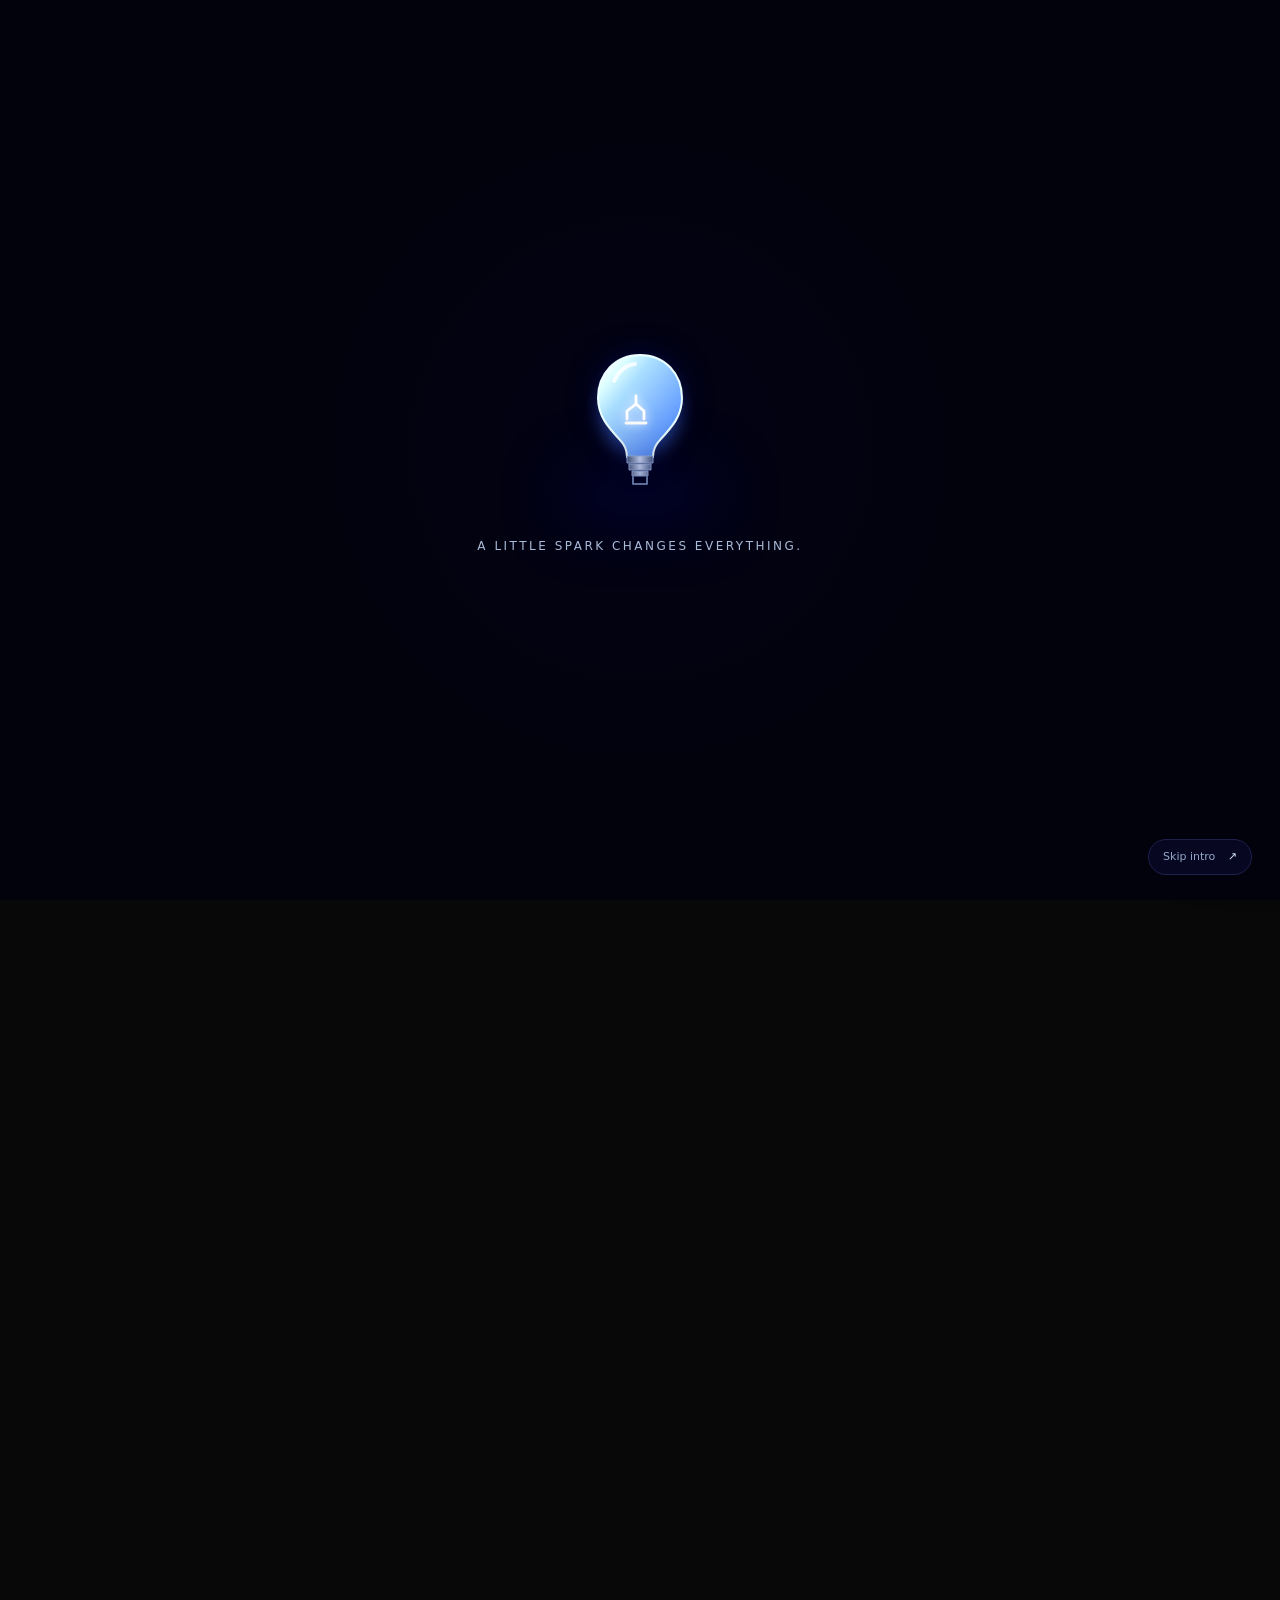
<file: index.html>
<!doctype html>
<html lang="en">

<head>

  <meta charset="utf-8">

  <meta
    name="viewport"
    content="width=device-width, initial-scale=1"
  >

  <meta
    name="theme-color"
    content="#05070d"
  >

  <title>
    cktsage — Ideas into circuits
  </title>

  <link
    rel="stylesheet"
    href="styles.css"
  >


  <style>
    @view-transition { navigation: auto; }
    ::view-transition-old(root), ::view-transition-new(root) {
      animation-duration: 240ms;
      animation-timing-function: cubic-bezier(.22, 1, .36, 1);
    }
  </style>
</head>


<body class="intro-loading">


  <!-- =====================================================
       PUBLIC HOMEPAGE
       No login is required to view index.html.

       Protected destinations such as Chat are handled
       below and by their own page logic.
  ====================================================== -->


  <div class="ambient ambient-one"></div>
  <div class="ambient ambient-two"></div>
  <div class="grain"></div>


  <!-- =====================================================
       INTRO
  ====================================================== -->

  <div
    class="intro"
    id="intro"
    aria-label="CKTSage intro animation"
  >

    <div
      class="intro-bulb"
      id="intro-bulb"
    >

      <svg
        viewBox="0 0 120 160"
        role="img"
        aria-label="Light bulb"
      >

        <defs>

          <linearGradient
            id="glass"
            x1="0"
            y1="0"
            x2="1"
            y2="1"
          >

            <stop
              offset="0"
              stop-color="#eaf4ff"
            />

            <stop
              offset=".34"
              stop-color="#8fbaff"
            />

            <stop
              offset="1"
              stop-color="#3264b9"
            />

          </linearGradient>


          <linearGradient
            id="base"
            x1="0"
            y1="0"
            x2="1"
            y2="0"
          >

            <stop
              offset="0"
              stop-color="#4a5c7b"
            />

            <stop
              offset=".5"
              stop-color="#d8e6ff"
            />

            <stop
              offset="1"
              stop-color="#4c6287"
            />

          </linearGradient>


          <filter
            id="bulbGlow"
            x="-150%"
            y="-150%"
            width="400%"
            height="400%"
          >

            <feGaussianBlur
              stdDeviation="9"
            />

          </filter>

        </defs>


        <ellipse
          class="bulb-halo"
          cx="60"
          cy="65"
          rx="37"
          ry="42"
          fill="#4d8fff"
          opacity=".7"
          filter="url(#bulbGlow)"
        />


        <path
          class="bulb-glass"
          d="M60 10C35 10 18 29 18 53c0 18 10 29 22 42 5 5 7 10 7 17h26c0-7 2-12 7-17 12-13 22-24 22-42C102 29 85 10 60 10Z"
          fill="url(#glass)"
          stroke="#c6dcff"
          stroke-width="2"
        />


        <path
          class="bulb-reflection"
          d="M34 36c5-11 13-16 21-17"
          fill="none"
          stroke="#fff"
          stroke-width="4"
          stroke-linecap="round"
          opacity=".8"
        />


        <path
          class="bulb-filament"
          d="M47 74v-8l9-7 8 7v8m-8-15v-8m-10 27h20"
          fill="none"
          stroke="#e8f4ff"
          stroke-width="2.8"
          stroke-linecap="round"
          stroke-linejoin="round"
        />


        <path
          d="M47 111h26v7H47zm2 8h22v6H49zm3 7h16v5H52z"
          fill="url(#base)"
          stroke="#9fb9df"
          stroke-width="1"
        />


        <path
          d="M53 132v7m14-7v7m-14 0h14"
          stroke="#8095b5"
          stroke-width="2"
          stroke-linecap="round"
        />

      </svg>


      <div class="bulb-floor-glow"></div>

    </div>


    <p
      class="intro-label"
      id="intro-label"
    >
      A little spark changes everything.
    </p>


    <button
      class="skip-intro"
      id="skip-intro"
      type="button"
    >

      Skip intro

      <span>↗</span>

    </button>

  </div>


  <!-- =====================================================
       HEADER
  ====================================================== -->

  <header class="site-header reveal">


    <a
      class="brand"
      href="index.html"
      aria-label="cktsage home"
    >

      <span class="brand-mark">
        ϟ
      </span>

      cktsage

    </a>


    <nav>

      <a href="#circuit-lab">
        Workbench
      </a>


      <!--
        Protected Chat link.

        script.js checks whether cktsage-auth exists.
      -->

      <a
        href="chat.html"
        data-protected-chat
      >
        Chat
      </a>


      <a href="#features">
        Explore
      </a>


      <a href="#about">
        About
      </a>

    </nav>


    <div class="header-actions">


      <!--
        Logged in:
          Account -> profile.html

        Logged out:
          Sign in -> login.html
      -->

      <a
        class="login-link user-profile-link"
        id="user-profile-link"
        href="login.html"
      >

        <span
          class="user-profile-icon"
          id="user-profile-icon"
        >
          ◉
        </span>

        <span id="user-profile-name">
          Sign in
        </span>

      </a>


      <a
        class="header-cta"
        href="#ask"
      >

        Start exploring

        <span>↗</span>

      </a>


    </div>

  </header>


  <!-- =====================================================
       MAIN
  ====================================================== -->

  <main>


    <!-- ===================================================
         HERO
    ==================================================== -->

    <section
      class="hero reveal"
      id="about"
    >

      <div class="hero-copy">


        <div class="eyebrow">

          <span class="eyebrow-line"></span>

          YOUR ELECTRONICS WORKBENCH

        </div>


        <h1>

          Every great idea

          <br>

          starts with

          <span>
            a spark.
          </span>

        </h1>


        <p class="hero-description">

          Make sense of circuits,
          understand components,
          and bring your next electronics
          idea to life — one clear step at a time.

        </p>


        <div class="hero-actions">

          <a
            class="primary-button"
            href="#ask"
          >

            Explore CKTSage

            <span>↗</span>

          </a>


          <a
            class="text-button"
            href="#circuit-lab"
          >

            See the workbench

            <span>↓</span>

          </a>

        </div>


        <div class="hero-note">

          <span class="pulse-dot"></span>

          For students, makers,
          and curious minds

        </div>

      </div>


      <div
        class="hero-art"
        aria-label="Decorative floating electronic components"
      >

        <div class="art-orbit orbit-large"></div>
        <div class="art-orbit orbit-small"></div>


        <div
          class="breadboard-3d"
          aria-hidden="true"
        >

          <div class="board-rail rail-positive"></div>

          <div class="board-rail rail-negative"></div>

          <div class="board-rail rail-positive rail-bottom-positive"></div>

          <div class="board-rail rail-negative rail-bottom-negative"></div>


          <div class="board-holes holes-top"></div>

          <div class="board-holes holes-bottom"></div>


          <div class="board-groove"></div>


          <svg
            class="breadboard-wiring"
            viewBox="0 0 244 170"
            aria-hidden="true"
          >

            <path
              class="wire-red"
              d="M43 66 V57 H70 V73 H81"
            />

            <path
              class="wire-metal"
              d="M119 73 H133 V65 H145"
            />

            <path
              class="wire-blue"
              d="M153 65 V88 H69 V83 H43"
            />

          </svg>


          <div
            class="mini-battery"
            aria-label="Battery"
          >

            <span>+</span>

            <i></i>

            <b>−</b>

          </div>


          <div class="mini-resistor">

            <i></i>
            <i></i>
            <i></i>
            <i></i>

          </div>


          <div class="mini-led">

            <i></i>

          </div>

        </div>


        <div class="art-trace trace-one"></div>
        <div class="art-trace trace-two"></div>
        <div class="art-trace trace-three"></div>


        <div
          class="floating-part part-resistor"
          aria-hidden="true"
        >

          <span class="lead"></span>

          <span class="res-body">

            <i></i>
            <i></i>
            <i></i>
            <i></i>

          </span>

          <span class="lead"></span>

        </div>


        <div
          class="floating-part part-cap"
          aria-hidden="true"
        >

          <span class="cap-top"></span>

          <span class="cap-can">

            220

            <span>µF</span>

          </span>

          <span class="cap-pin"></span>

        </div>


        <div
          class="floating-part part-chip"
          aria-hidden="true"
        >

          <span>IC</span>

          <i></i>
          <i></i>
          <i></i>
          <i></i>

        </div>


        <div class="art-caption">

          <span class="caption-dot"></span>

          THINK · BUILD · DISCOVER

        </div>


        <div class="glass-float-label">

          <span class="caption-dot"></span>

          BREADBOARD LAB

          <b>LIVE</b>

        </div>

      </div>

    </section>


    <!-- ===================================================
         ASK
    ==================================================== -->

    <section
      class="ask-section reveal"
      id="ask"
    >

      <div class="section-glint"></div>


      <div class="ask-heading">

        <div>

          <div class="eyebrow">
            START WITH A QUESTION
          </div>

          <h2>
            What are you curious about?
          </h2>

        </div>


        <p>
          Describe a circuit,
          a component,
          or a problem you want to solve.
        </p>

      </div>


      <form
        class="ask-box"
        id="ask-form"
      >

        <span class="ask-icon">
          ϟ
        </span>


        <input
          id="ask-input"
          type="text"
          placeholder="Ask about an LED, resistor, circuit fault…"
          aria-label="Your electronics question"
        >


        <button type="submit">

          Ask CKTSage

          <span>↗</span>

        </button>

      </form>


      <div class="suggestions">

        <button
          type="button"
          data-question="Why is my LED not lighting up?"
        >
          LED not lighting up
        </button>


        <button
          type="button"
          data-question="Help me calculate a resistor value for an LED."
        >
          Calculate a resistor
        </button>


        <button
          type="button"
          data-question="Explain this circuit step by step."
        >
          Explain a circuit
        </button>


        <button
          type="button"
          data-question="Help me understand a transistor datasheet."
        >
          Read a datasheet
        </button>

      </div>

    </section>


    <!-- ===================================================
         WORKBENCH
    ==================================================== -->

    <section
      class="workbench reveal"
      id="workbench"
    >

      <div class="section-heading">

        <div>

          <div class="eyebrow">
            THE WORKBENCH
          </div>

          <h2>
            From first spark to working circuit.
          </h2>

        </div>


        <p>
          Small steps.
          Clear explanations.
          Better builds.
        </p>

      </div>


      <div
        class="bento-grid"
        id="features"
      >

        <a
          class="feature feature-main"
          href="#ask"
        >

          <span class="feature-number">
            01 / UNDERSTAND
          </span>


          <div
            class="schematic"
            aria-hidden="true"
          >

            <span class="schem-line line-a"></span>
            <span class="schem-line line-b"></span>
            <span class="schem-resistor"></span>
            <span class="schem-node"></span>
            <span class="schem-led"></span>

          </div>


          <h3>
            Make sense of your circuit.
          </h3>


          <p>
            Follow signal flow,
            component roles,
            and the reasons a circuit
            behaves the way it does.
          </p>


          <span class="feature-link">
            Explore circuits ↗
          </span>

        </a>


        <a
          class="feature feature-calc"
          href="#ask"
        >

          <span class="feature-number">
            02 / CALCULATE
          </span>


          <div class="formula-art">

            <small>
              OHM’S LAW
            </small>

            <b>
              V = I × R
            </b>

            <span>
              Voltage · Current · Resistance
            </span>

          </div>


          <h3>
            Get the numbers right.
          </h3>


          <p>
            Work through current,
            voltage drops,
            and component values.
          </p>


          <span class="feature-link">
            Try a calculation ↗
          </span>

        </a>


        <a
          class="feature feature-data"
          href="#ask"
        >

          <span class="feature-number">
            03 / EXPLORE
          </span>


          <div class="data-art">

            <span></span>
            <span></span>
            <span></span>
            <span></span>
            <span></span>

          </div>


          <h3>
            Decode the datasheet.
          </h3>


          <p>
            Find meaning in pinouts,
            ratings,
            and electrical limits.
          </p>


          <span class="feature-link">
            Explore components ↗
          </span>

        </a>


        <div class="feature feature-quote">

          <span class="quote-star">
            ✳
          </span>


          <p>
            “Curiosity is the first component
            in every great build.”
          </p>


          <small>
            KEEP EXPERIMENTING · KEEP LEARNING
          </small>

        </div>

      </div>

    </section>


    <!-- ===================================================
         CIRCUIT LAB
    ==================================================== -->

    <section
      class="circuit-lab reveal"
      id="circuit-lab"
    >

      <div class="section-heading">

        <div>

          <div class="eyebrow">
            INTERACTIVE CIRCUIT LAB
          </div>

          <h2>
            Build it. Wire it. Test it.
          </h2>

        </div>


        <p>
          Drag components,
          connect terminals with wires,
          then run a simple DC simulation.
        </p>

      </div>


      <div class="lab-shell">


        <div class="lab-toolbar">


          <div class="lab-parts">

            <button
              type="button"
              data-add-part="battery"
            >
              ＋ Battery
            </button>


            <button
              type="button"
              data-add-part="resistor"
            >
              ＋ Resistor
            </button>


            <button
              type="button"
              data-add-part="led"
            >
              ＋ LED
            </button>


            <button
              type="button"
              data-add-part="switch"
            >
              ＋ Switch
            </button>


            <button
              type="button"
              data-add-part="ground"
            >
              ＋ Ground
            </button>

          </div>


          <div class="lab-actions">

            <button
              type="button"
              id="wire-mode"
            >
              Wire: click 2 terminals
            </button>


            <button
              type="button"
              id="delete-selected"
            >
              Delete selected
            </button>


            <button
              type="button"
              id="clear-lab"
            >
              Clear
            </button>


            <button
              type="button"
              id="simulate-lab"
              class="simulate-button"
            >
              ▶ Simulate
            </button>

          </div>

        </div>


        <div
          class="circuit-board"
          id="circuit-board"
          aria-label="Interactive circuit building board"
        >

          <svg
            class="wire-layer"
            id="wire-layer"
            aria-label="Circuit wires"
          ></svg>


          <div
            class="board-hint"
            id="board-hint"
          >

            Add components,
            then connect terminal dots.
            Drag parts to reposition them.

          </div>

        </div>


        <div
          class="lab-readout"
          aria-live="polite"
        >

          <div>

            <span class="readout-label">
              SIMULATION
            </span>

            <strong id="sim-status">
              Not running
            </strong>

          </div>


          <div>

            <span class="readout-label">
              SUPPLY
            </span>

            <strong id="sim-voltage">
              — V
            </strong>

          </div>


          <div>

            <span class="readout-label">
              CURRENT
            </span>

            <strong id="sim-current">
              — mA
            </strong>

          </div>


          <div>

            <span class="readout-label">
              POWER
            </span>

            <strong id="sim-power">
              — mW
            </strong>

          </div>


          <p id="sim-explanation">

            Educational DC approximation:
            ideal wires,
            a fixed LED drop,
            and a simple series-path check.
            Not a hardware-grade simulator.

          </p>

        </div>

      </div>

    </section>


  </main>


  <!-- =====================================================
       FOOTER
  ====================================================== -->

  <footer class="reveal">

    <a
      class="brand"
      href="index.html"
    >

      <span class="brand-mark">
        ϟ
      </span>

      CKTSage

    </a>


    <span>
      Built for the next idea.
    </span>


    <a href="#ask">
      Back to the spark ↑
    </a>

  </footer>


  <!-- =====================================================
       AUTH / PROFILE DISPLAY
  ====================================================== -->

  <script>

    (() => {

      "use strict";


      const AUTH_KEY =
        "cktsage-auth";


      const profileLink =
        document.getElementById(
          "user-profile-link"
        );


      const profileName =
        document.getElementById(
          "user-profile-name"
        );


      const profileIcon =
        document.getElementById(
          "user-profile-icon"
        );


      let auth =
        null;


      try {

        auth =
          JSON.parse(
            localStorage.getItem(
              AUTH_KEY
            ) || "null"
          );

      } catch (error) {

        console.error(
          "Could not read saved login:",
          error
        );

        auth =
          null;
      }


      // ===================================================
      // LOGGED IN
      // ===================================================

      if (
        auth &&
        auth.access_token
      ) {

        profileLink.href =
          "profile.html";


        profileName.textContent =
          auth.user?.name?.trim() ||
          "Account";


        profileIcon.hidden =
          false;


      // ===================================================
      // LOGGED OUT
      // ===================================================

      } else {

        profileLink.href =
          "login.html";


        profileName.textContent =
          "Sign in";


        profileIcon.hidden =
          true;
      }


    })();

  </script>


  <!-- =====================================================
       HOMEPAGE LOGIC
  ====================================================== -->

  <script src="script.js?v=4"></script>


</body>

</html>
</file>
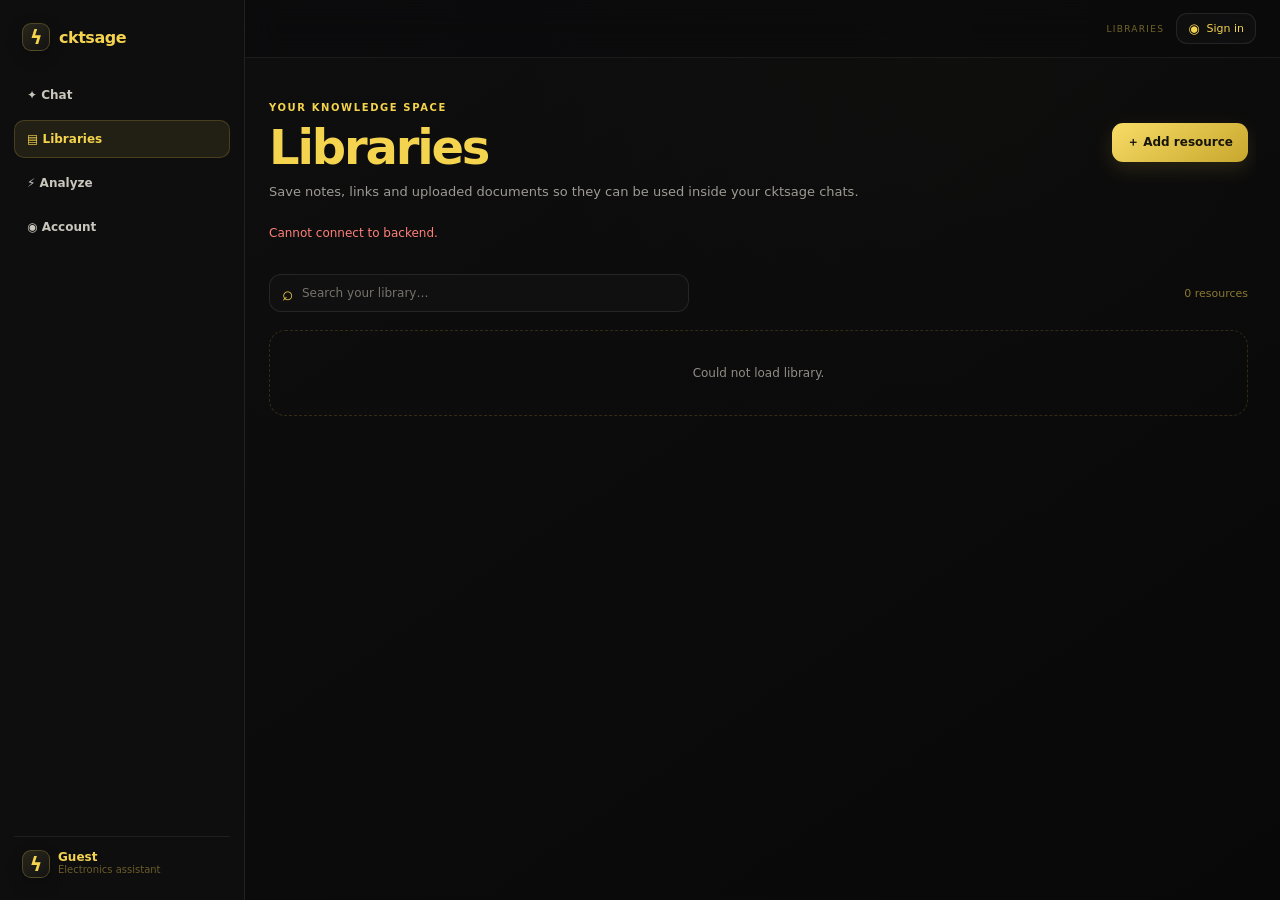
<file: library.html>
<!doctype html>
<html lang="en">

<head>
  <meta charset="utf-8">

  <meta
    name="viewport"
    content="width=device-width, initial-scale=1"
  >

  <meta
    name="theme-color"
    content="#080808"
  >

  <title>Libraries — cktsage</title>

  <link
    rel="stylesheet"
    href="chat.css"
  >

  <link
    rel="stylesheet"
    href="library.css?v=7"
  >

  <style>
    @view-transition { navigation: auto; }
    ::view-transition-old(root), ::view-transition-new(root) {
      animation-duration: 240ms;
      animation-timing-function: cubic-bezier(.22, 1, .36, 1);
    }
  </style>
</head>


<body class="library-page">

  <div class="library-shell">


    <!-- =====================================================
         SIDEBAR
    ====================================================== -->

    <aside class="library-sidebar">

      <a
        class="library-brand"
        href="index.html"
      >
        <span class="brand-mark">ϟ</span>
        <span>cktsage</span>
      </a>


      <a
        class="library-side-link"
        href="chat.html"
      >
        ✦ Chat
      </a>


      <a
        class="library-side-link active"
        href="library.html"
      >
        ▤ Libraries
      </a>


      <a
        class="library-side-link"
        href="simulation.html"
      >
        ⚡ Analyze
      </a>


      <a
        class="library-side-link"
        href="profile.html"
      >
        ◉ Account
      </a>


      <div class="library-sidebar-bottom">

        <span class="brand-mark">
          ϟ
        </span>

        <div>

          <span id="sidebar-user-name">
            User
          </span>

          <small>
            Electronics assistant
          </small>

        </div>

      </div>

    </aside>


    <!-- =====================================================
         MAIN
    ====================================================== -->

    <main class="library-main">


      <!-- ===================================================
           TOPBAR
      ==================================================== -->

      <header class="library-topbar">

        <a
          href="chat.html"
          class="back-mobile"
        >
          ← Chat
        </a>


        <span class="library-topbar-label">
          LIBRARIES
        </span>


        <a
          class="account-link user-profile-link"
          id="user-profile-link"
          href="profile.html"
        >

          <span
            class="user-profile-icon"
            id="user-profile-icon"
          >
            ◉
          </span>

          <span id="user-profile-name">
            Account
          </span>

        </a>

      </header>


      <!-- ===================================================
           CONTENT
      ==================================================== -->

      <section class="library-content">


        <div class="library-eyebrow">
          YOUR KNOWLEDGE SPACE
        </div>


        <div class="library-title-row">

          <div>

            <h1>
              Libraries
            </h1>

            <p>
              Save notes, links and uploaded documents
              so they can be used inside your cktsage chats.
            </p>

          </div>


          <button
            id="add-resource-toggle"
            class="primary-btn"
            type="button"
          >
            ＋ Add resource
          </button>

        </div>


        <div
          id="library-status"
          class="library-status"
          role="status"
          aria-live="polite"
        ></div>


        <!-- =================================================
             ADD RESOURCE
        ================================================== -->

        <section
          id="add-resource-panel"
          class="add-resource-panel"
          hidden
        >

          <div class="panel-heading">

            <div>

              <h2>
                Add a resource
              </h2>

              <p>
                Add a note, web reference,
                image, or upload a real document.
              </p>

            </div>


            <button
              id="cancel-add"
              class="icon-btn"
              type="button"
              aria-label="Close"
            >
              ×
            </button>

          </div>


          <form id="resource-form">


            <label for="resource-title">
              Title
            </label>

            <input
              id="resource-title"
              type="text"
              maxlength="160"
              placeholder="e.g. Diode notes"
              required
            >


            <label for="resource-type">
              Resource type
            </label>

            <select id="resource-type">

              <option value="note">
                Note
              </option>

              <option value="link">
                Web link
              </option>

              <option value="file">
                Upload file / image
              </option>

            </select>


            <div
              id="resource-url-wrap"
              hidden
            >

              <label for="resource-url">
                Web link
              </label>

              <input
                id="resource-url"
                type="url"
                placeholder="https://example.com"
              >

            </div>


            <div
              id="resource-file-wrap"
              hidden
            >

              <label for="resource-file">
                Choose file or image
              </label>

              <input
                id="resource-file"
                type="file"
                accept="image/*,.pdf,.txt,.md,.doc,.docx,.csv,.xlsx,.ppt,.pptx,.json"
              >

              <div
                id="selected-file-name"
                class="selected-file-name"
              >
                No file selected
              </div>

            </div>


            <label for="resource-description">
              Notes / description
            </label>

            <textarea
              id="resource-description"
              rows="5"
              placeholder="Add a short description or notes…"
            ></textarea>


            <button
              class="primary-btn"
              id="save-resource"
              type="submit"
            >
              Save to library
            </button>

          </form>

        </section>


        <!-- =================================================
             TOOLBAR
        ================================================== -->

        <div class="library-toolbar">

          <div class="library-search-wrap">

            <span>
              ⌕
            </span>

            <input
              id="library-search"
              type="search"
              placeholder="Search your library…"
              aria-label="Search your library"
            >

          </div>


          <span
            id="resource-count"
            class="resource-count"
          >
            0 resources
          </span>

        </div>


        <!-- =================================================
             LIBRARY GRID
        ================================================== -->

        <div
          id="library-grid"
          class="library-grid"
        >

          <div class="library-loading">
            Loading your library…
          </div>

        </div>

      </section>

    </main>

  </div>


  <!-- =====================================================
       PROFILE STATE
  ====================================================== -->

  <script>

    (() => {

      const AUTH_KEY =
        "cktsage-auth";


      const profileLink =
        document.getElementById(
          "user-profile-link"
        );


      const profileName =
        document.getElementById(
          "user-profile-name"
        );


      const profileIcon =
        document.getElementById(
          "user-profile-icon"
        );


      const sidebarName =
        document.getElementById(
          "sidebar-user-name"
        );


      let auth =
        null;


      try {

        auth =
          JSON.parse(
            localStorage.getItem(
              AUTH_KEY
            ) || "null"
          );

      } catch (error) {

        auth =
          null;
      }


      if (
        auth &&
        auth.access_token
      ) {

        const name =
          auth.user?.name?.trim() ||
          "Account";


        profileLink.href =
          "profile.html";


        profileName.textContent =
          name;


        profileIcon.hidden =
          false;


        if (
          sidebarName
        ) {

          sidebarName.textContent =
            name;
        }


      } else {

        profileLink.href =
          "login.html";


        profileName.textContent =
          "Sign in";


        profileIcon.hidden =
          true;


        if (
          sidebarName
        ) {

          sidebarName.textContent =
            "Guest";
        }

      }

    })();

  </script>


  <!-- =====================================================
       BACKEND CONFIG
       MUST LOAD BEFORE LIBRARY.JS
  ====================================================== -->

  <script src="web.js?v=2"></script>


  <!-- =====================================================
       LIBRARY LOGIC
  ====================================================== -->

  <script src="library.js?v=10"></script>


</body>

</html>
</file>
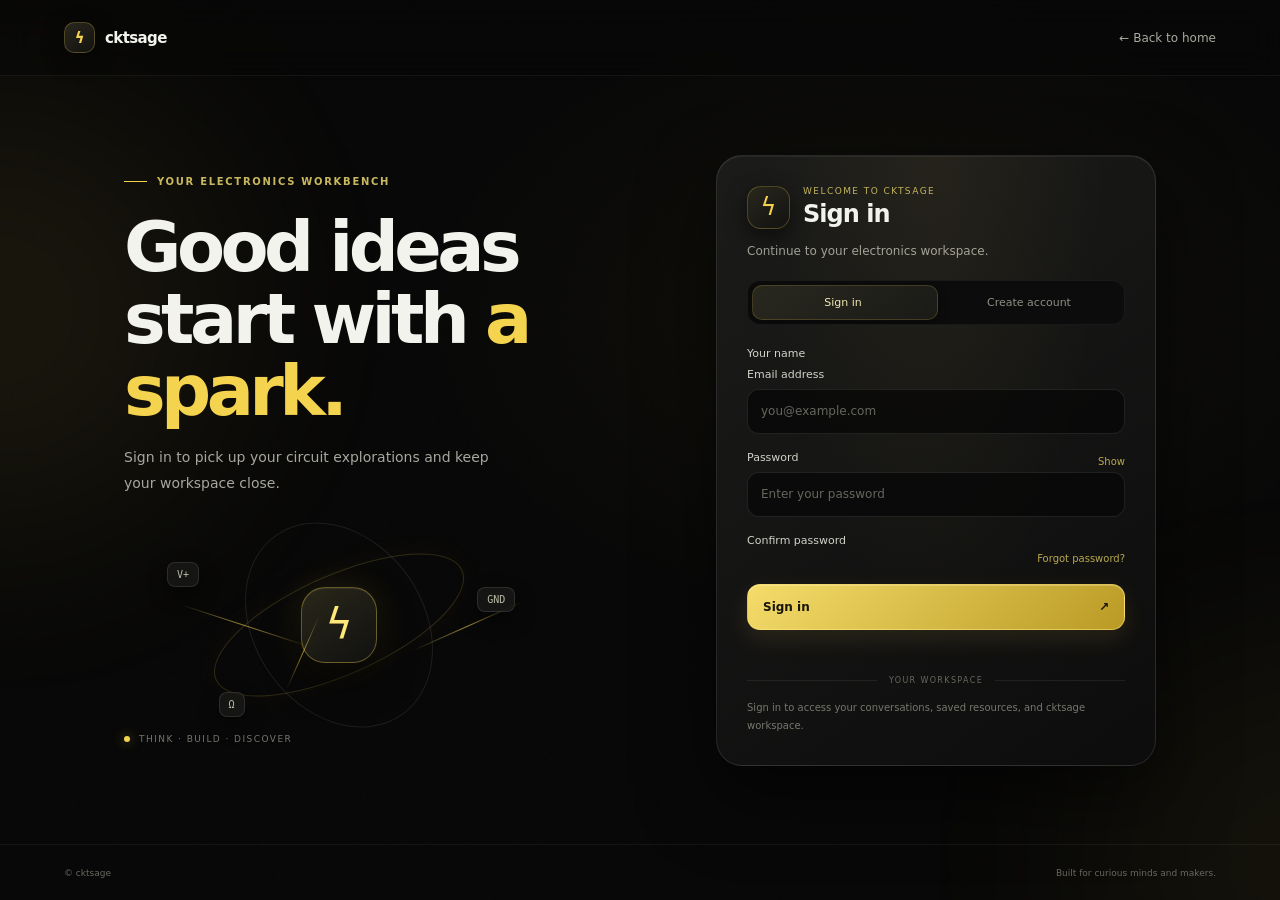
<file: login.html>
<!doctype html>
<html lang="en">

<head>
  <meta charset="utf-8">

  <meta
    name="viewport"
    content="width=device-width, initial-scale=1"
  >

  <meta
    name="theme-color"
    content="#080808"
  >

  <title>Sign in — cktsage</title>

  <link
    rel="stylesheet"
    href="login.css"
  >

  <style>
    @view-transition { navigation: auto; }
    ::view-transition-old(root), ::view-transition-new(root) {
      animation-duration: 240ms;
      animation-timing-function: cubic-bezier(.22, 1, .36, 1);
    }
  </style>
</head>


<body>

  <!-- =====================================================
       BACKGROUND
  ====================================================== -->

  <div class="login-ambient ambient-one"></div>
  <div class="login-ambient ambient-two"></div>
  <div class="login-grain"></div>


  <!-- =====================================================
       HEADER
  ====================================================== -->

  <header class="login-header">

    <a
      class="brand"
      href="index.html"
      aria-label="cktsage home"
    >

      <span class="brand-mark">
        ϟ
      </span>

      <span>
        cktsage
      </span>

    </a>


    <a
      class="back-link"
      href="index.html"
    >
      ← Back to home
    </a>

  </header>


  <!-- =====================================================
       MAIN
  ====================================================== -->

  <main class="login-layout">


    <!-- ===================================================
         LEFT PROMO
    ==================================================== -->

    <section class="login-promo">

      <div class="eyebrow">

        <span></span>

        YOUR ELECTRONICS WORKBENCH

      </div>


      <h1>

        Good ideas

        <br>

        start with

        <em>
          a spark.
        </em>

      </h1>


      <p>

        Sign in to pick up your circuit explorations
        and keep your workspace close.

      </p>


      <div
        class="promo-visual"
        aria-hidden="true"
      >

        <div class="orbit orbit-a"></div>
        <div class="orbit orbit-b"></div>


        <div class="spark-core">
          ϟ
        </div>


        <i class="trace trace-a"></i>
        <i class="trace trace-b"></i>
        <i class="trace trace-c"></i>


        <span class="chip chip-a">
          V+
        </span>

        <span class="chip chip-b">
          GND
        </span>

        <span class="chip chip-c">
          Ω
        </span>

      </div>


      <div class="promo-foot">

        <span class="status-dot"></span>

        THINK · BUILD · DISCOVER

      </div>

    </section>


    <!-- ===================================================
         AUTH CARD
    ==================================================== -->

    <section
      class="auth-card"
      aria-labelledby="auth-title"
    >

      <div class="auth-top">

        <div class="auth-mark">
          ϟ
        </div>


        <div>

          <div class="auth-kicker">
            WELCOME TO CKTSAGE
          </div>

          <h2 id="auth-title">
            Sign in
          </h2>

        </div>

      </div>


      <p
        class="auth-subtitle"
        id="auth-subtitle"
      >
        Continue to your electronics workspace.
      </p>


      <!-- =================================================
           SIGN IN / CREATE ACCOUNT
      ================================================== -->

      <div
        class="auth-tabs"
        role="tablist"
        aria-label="Authentication mode"
      >

        <button
          type="button"
          class="auth-tab active"
          id="signin-tab"
          role="tab"
          aria-selected="true"
        >
          Sign in
        </button>


        <button
          type="button"
          class="auth-tab"
          id="signup-tab"
          role="tab"
          aria-selected="false"
        >
          Create account
        </button>

      </div>


      <!-- =================================================
           FORM
      ================================================== -->

      <form
        id="auth-form"
        novalidate
      >

        <!-- NAME -->

        <label
          for="name"
          id="name-label"
          hidden
        >
          Your name
        </label>


        <input
          id="name"
          name="name"
          type="text"
          placeholder="Your name"
          autocomplete="name"
          hidden
        >


        <!-- EMAIL -->

        <label for="email">
          Email address
        </label>


        <input
          id="email"
          name="email"
          type="email"
          placeholder="you@example.com"
          autocomplete="email"
          required
        >


        <!-- PASSWORD -->

        <div class="password-label">

          <label for="password">
            Password
          </label>


          <button
            type="button"
            id="toggle-password"
          >
            Show
          </button>

        </div>


        <input
          id="password"
          name="password"
          type="password"
          placeholder="Enter your password"
          autocomplete="current-password"
          minlength="6"
          required
        >


        <!-- CONFIRM PASSWORD -->

        <label
          id="confirm-password-label"
          for="confirm-password"
          hidden
        >
          Confirm password
        </label>


        <input
          id="confirm-password"
          name="confirm-password"
          type="password"
          placeholder="Enter your password again"
          autocomplete="new-password"
          minlength="6"
          hidden
        >


        <!-- =================================================
             FORGOT PASSWORD
        ================================================== -->

        <div class="form-meta">

          <span></span>


          <button
            type="button"
            id="forgot-password"
            class="text-button"
          >
            Forgot password?
          </button>

        </div>


        <!-- SUBMIT -->

        <button
          class="submit-button"
          id="submit-button"
          type="submit"
        >

          <span id="submit-label">
            Sign in
          </span>

          <span aria-hidden="true">
            ↗
          </span>

        </button>


        <p
          class="form-message"
          id="form-message"
          role="status"
          aria-live="polite"
        ></p>

      </form>


      <div class="auth-divider">

        <span>
          YOUR WORKSPACE
        </span>

      </div>


      <p class="auth-foot">

        Sign in to access your conversations,
        saved resources, and cktsage workspace.

      </p>

    </section>

  </main>


  <!-- =====================================================
       FOOTER
  ====================================================== -->

  <footer class="login-footer">

    <span>
      © cktsage
    </span>

    <span>
      Built for curious minds and makers.
    </span>

  </footer>


  <!-- =====================================================
       COMMON BACKEND CONFIG
       MUST LOAD BEFORE LOGIN LOGIC
  ====================================================== -->

  <script src="web.js?v=2"></script>


  <!-- =====================================================
       LOGIN LOGIC
  ====================================================== -->

  <script>

    (() => {

      "use strict";


      // ===================================================
      // BACKEND
      // ===================================================

      if (
        !window.CKTSAGE_CONFIG ||
        !window.CKTSAGE_CONFIG.API_BASE
      ) {

        console.error(
          "CKTSage backend configuration is missing."
        );

        return;
      }


      const API_BASE =
        window.CKTSAGE_CONFIG.API_BASE;


      const AUTH_KEY =
        "cktsage-auth";


      // ===================================================
      // SAFE RETURN DESTINATION
      // ===================================================

      function getNextPage() {

        const params =
          new URLSearchParams(
            window.location.search
          );


        const requested =
          params.get("next");


        // Only CKTSage local pages may be used.
        // This prevents external redirect abuse.

        const allowedPages =
          new Set([
            "index.html",
            "chat.html",
            "library.html",
            "profile.html",
            "simulation.html"
          ]);


        if (
          requested &&
          allowedPages.has(requested)
        ) {

          return requested;
        }


        return "index.html";
      }


      const nextPage =
        getNextPage();


      // ===================================================
      // CHECK EXISTING SAVED LOGIN
      // ===================================================

      let existingAuth =
        null;


      try {

        existingAuth =
          JSON.parse(
            localStorage.getItem(
              AUTH_KEY
            ) || "null"
          );

      } catch (error) {

        console.error(
          "Could not read saved login:",
          error
        );

        existingAuth =
          null;
      }


      // If already logged in, there is no reason
      // to show the login page again.
      //
      // login.html?next=chat.html -> chat.html
      // login.html                -> index.html

      if (
        existingAuth &&
        existingAuth.access_token
      ) {

        window.location.replace(
          nextPage
        );

        return;
      }


      // ===================================================
      // ELEMENTS
      // ===================================================

      const form =
        document.getElementById(
          "auth-form"
        );


      const signInTab =
        document.getElementById(
          "signin-tab"
        );


      const signUpTab =
        document.getElementById(
          "signup-tab"
        );


      const title =
        document.getElementById(
          "auth-title"
        );


      const subtitle =
        document.getElementById(
          "auth-subtitle"
        );


      const nameLabel =
        document.getElementById(
          "name-label"
        );


      const nameInput =
        document.getElementById(
          "name"
        );


      const emailInput =
        document.getElementById(
          "email"
        );


      const passwordInput =
        document.getElementById(
          "password"
        );


      const confirmLabel =
        document.getElementById(
          "confirm-password-label"
        );


      const confirmInput =
        document.getElementById(
          "confirm-password"
        );


      const togglePassword =
        document.getElementById(
          "toggle-password"
        );


      const forgotPassword =
        document.getElementById(
          "forgot-password"
        );


      const submitButton =
        document.getElementById(
          "submit-button"
        );


      const submitLabel =
        document.getElementById(
          "submit-label"
        );


      const message =
        document.getElementById(
          "form-message"
        );


      // ===================================================
      // STATE
      // ===================================================

      let mode =
        "signin";


      // ===================================================
      // MESSAGE
      // ===================================================

      function showMessage(
        text,
        error = false
      ) {

        message.textContent =
          text;


        message.className =
          error
            ? "form-message error"
            : "form-message";
      }


      // ===================================================
      // AUTH MODE
      // ===================================================

      function setMode(
        nextMode
      ) {

        mode =
          nextMode;


        const signup =
          mode ===
          "signup";


        signInTab.classList.toggle(
          "active",
          !signup
        );


        signUpTab.classList.toggle(
          "active",
          signup
        );


        signInTab.setAttribute(
          "aria-selected",
          String(
            !signup
          )
        );


        signUpTab.setAttribute(
          "aria-selected",
          String(
            signup
          )
        );


        nameLabel.hidden =
          !signup;


        nameInput.hidden =
          !signup;


        nameInput.required =
          signup;


        confirmLabel.hidden =
          !signup;


        confirmInput.hidden =
          !signup;


        confirmInput.required =
          signup;


        confirmInput.value =
          "";


        title.textContent =
          signup
            ? "Create your account"
            : "Sign in";


        subtitle.textContent =
          signup
            ? "Set up your cktsage workspace."
            : "Continue to your electronics workspace.";


        submitLabel.textContent =
          signup
            ? "Create account"
            : "Sign in";


        passwordInput.autocomplete =
          signup
            ? "new-password"
            : "current-password";


        showMessage(
          ""
        );
      }


      // ===================================================
      // TAB EVENTS
      // ===================================================

      signInTab.addEventListener(
        "click",
        () => {

          setMode(
            "signin"
          );

        }
      );


      signUpTab.addEventListener(
        "click",
        () => {

          setMode(
            "signup"
          );

        }
      );


      // ===================================================
      // PASSWORD SHOW / HIDE
      // ===================================================

      togglePassword.addEventListener(
        "click",
        () => {

          const show =
            passwordInput.type ===
            "password";


          passwordInput.type =
            show
              ? "text"
              : "password";


          confirmInput.type =
            show
              ? "text"
              : "password";


          togglePassword.textContent =
            show
              ? "Hide"
              : "Show";


          passwordInput.focus();
        }
      );


      // ===================================================
      // FORGOT PASSWORD
      // ===================================================

      forgotPassword.addEventListener(
        "click",
        () => {

          showMessage(
            "Password reset is not configured yet."
          );

        }
      );


      // ===================================================
      // API REQUEST
      // ===================================================

      async function postJSON(
        path,
        data
      ) {

        let response;


        try {

          response =
            await fetch(
              `${API_BASE}${path}`,
              {

                method:
                  "POST",

                headers: {

                  "Content-Type":
                    "application/json"

                },

                body:
                  JSON.stringify(
                    data
                  )

              }
            );

        } catch (error) {

          console.error(
            "Backend connection error:",
            error
          );


          throw new Error(
            "Cannot connect to backend."
          );
        }


        let result =
          null;


        try {

          result =
            await response.json();

        } catch (error) {

          result =
            null;
        }


        if (
          !response.ok
        ) {

          let detail =
            result?.detail ||
            result?.message ||
            `Backend error ${response.status}`;


          if (
            Array.isArray(
              detail
            )
          ) {

            detail =
              detail
                .map(
                  item =>
                    item.msg ||
                    JSON.stringify(
                      item
                    )
                )
                .join(
                  ", "
                );
          }


          throw new Error(
            detail
          );
        }


        return result;
      }


      // ===================================================
      // FORM SUBMIT
      // ===================================================

      form.addEventListener(
        "submit",
        async event => {

          event.preventDefault();

          event.stopPropagation();


          showMessage(
            ""
          );


          const email =
            emailInput.value
              .trim()
              .toLowerCase();


          const password =
            passwordInput.value;


          // =================================================
          // VALIDATION
          // =================================================

          if (
            !email
          ) {

            showMessage(
              "Enter your email address.",
              true
            );


            emailInput.focus();


            return;
          }


          if (
            !emailInput.checkValidity()
          ) {

            showMessage(
              "Enter a valid email address.",
              true
            );


            emailInput.focus();


            return;
          }


          if (
            password.length < 6
          ) {

            showMessage(
              "Password must contain at least 6 characters.",
              true
            );


            passwordInput.focus();


            return;
          }


          if (
            mode === "signup" &&
            !nameInput.value.trim()
          ) {

            showMessage(
              "Enter your name.",
              true
            );


            nameInput.focus();


            return;
          }


          if (
            mode === "signup" &&
            password !==
              confirmInput.value
          ) {

            showMessage(
              "Passwords do not match.",
              true
            );


            confirmInput.focus();


            return;
          }


          submitButton.disabled =
            true;


          submitLabel.textContent =
            mode === "signup"
              ? "Creating account…"
              : "Signing in…";


          try {

            // ===============================================
            // CREATE ACCOUNT
            // ===============================================

            if (
              mode ===
              "signup"
            ) {

              await postJSON(
                "/register",
                {

                  name:
                    nameInput.value.trim(),

                  email:
                    email,

                  password:
                    password

                }
              );


              setMode(
                "signin"
              );


              emailInput.value =
                email;


              passwordInput.value =
                "";


              confirmInput.value =
                "";


              showMessage(
                nextPage === "chat.html"
                  ? "Account created. Sign in to continue to Chat."
                  : "Account created. Sign in with your new account."
              );


              passwordInput.focus();


            // ===============================================
            // SIGN IN
            // ===============================================

            } else {

              const data =
                await postJSON(
                  "/login",
                  {

                    email:
                      email,

                    password:
                      password

                  }
                );


              if (
                !data ||
                !data.access_token
              ) {

                throw new Error(
                  "No access token returned by backend."
                );
              }


              // =============================================
              // SAVE LOGIN UNTIL MANUAL SIGN OUT
              // =============================================

              localStorage.setItem(
                AUTH_KEY,
                JSON.stringify({

                  access_token:
                    data.access_token,

                  token_type:
                    data.token_type ||
                    "bearer",

                  user:
                    data.user ||
                    null

                })
              );


              showMessage(
                "Signed in successfully."
              );


              // =============================================
              // RETURN TO REQUESTED PAGE
              // =============================================

              window.location.replace(
                nextPage
              );

            }


          } catch (error) {

            console.error(
              "Authentication error:",
              error
            );


            showMessage(
              error?.message ||
              "Authentication failed.",
              true
            );


          } finally {

            submitButton.disabled =
              false;


            submitLabel.textContent =
              mode === "signup"
                ? "Create account"
                : "Sign in";
          }

        }
      );


      // ===================================================
      // INITIAL MODE
      // ===================================================

      setMode(
        "signin"
      );


    })();

  </script>


</body>

</html>
</file>
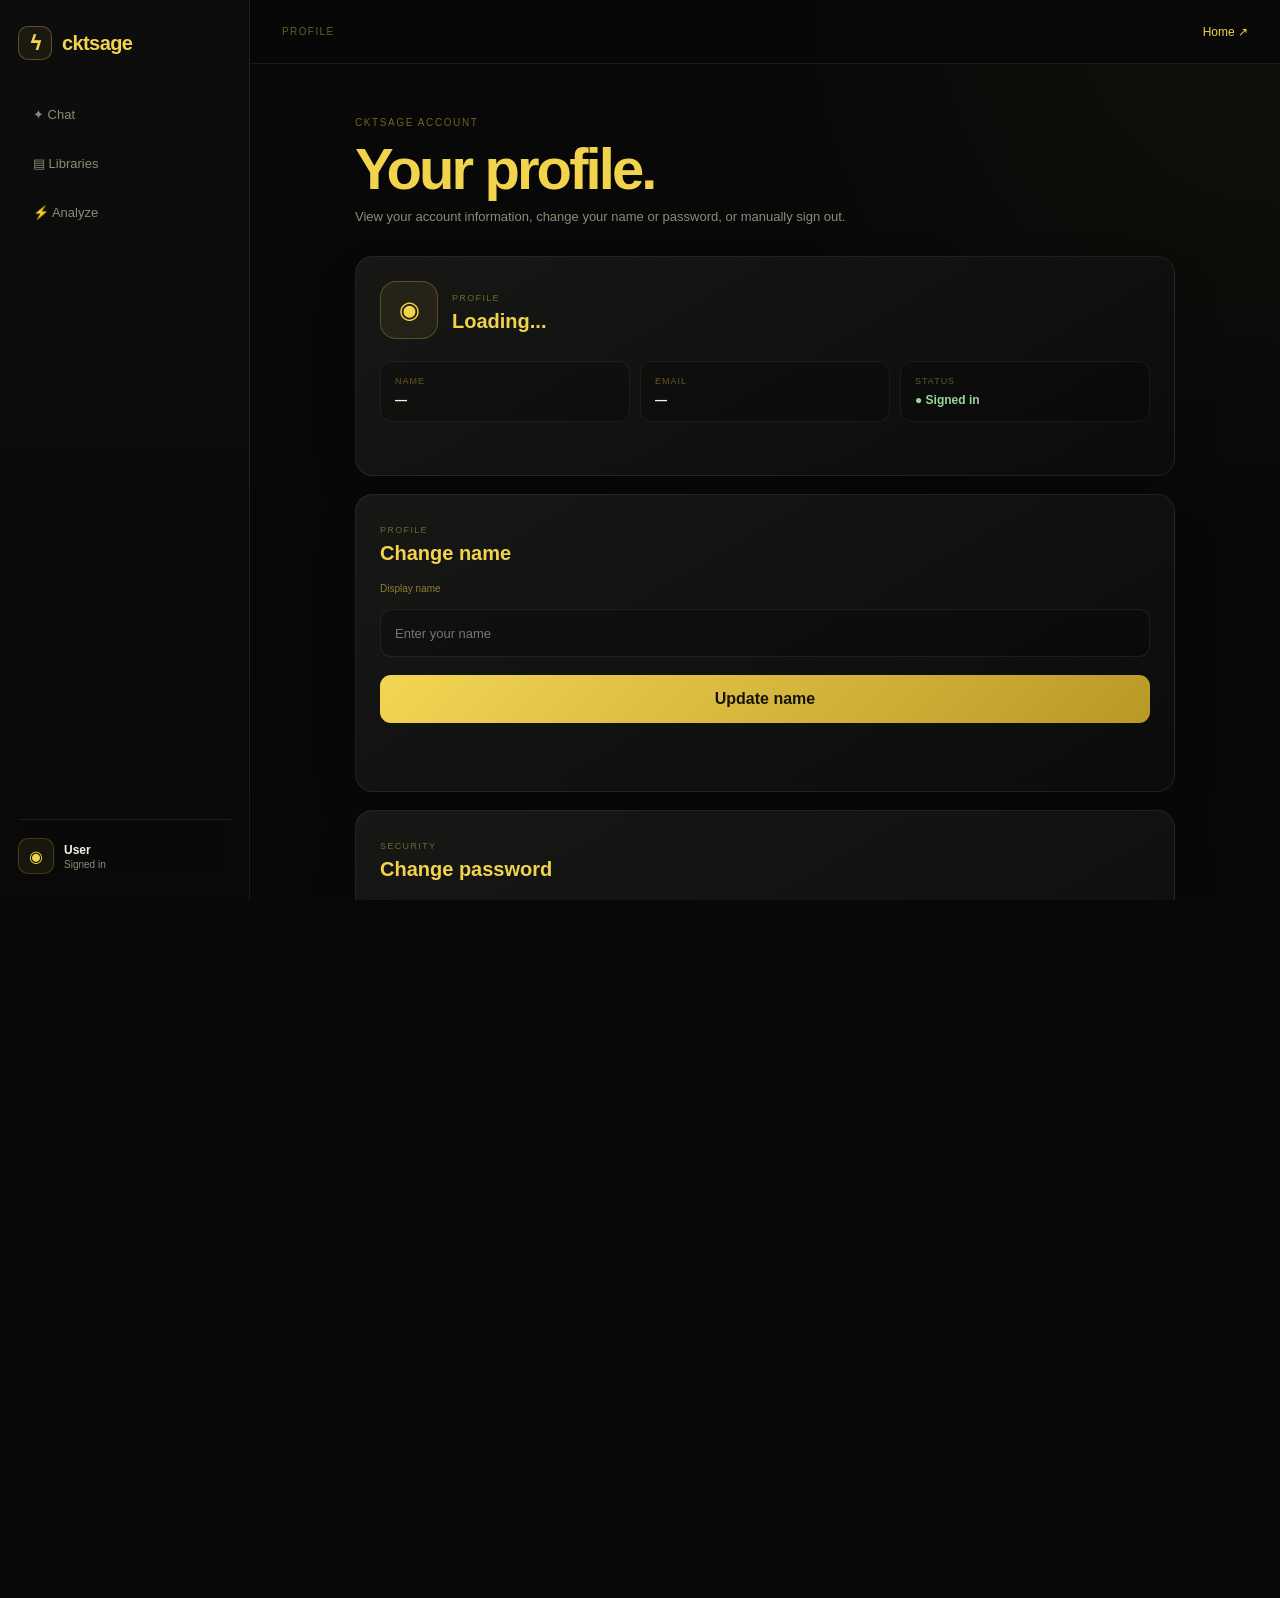
<file: profile.html>
<!DOCTYPE html>
<html lang="en">

<head>
  <meta charset="UTF-8">

  <meta
    name="viewport"
    content="width=device-width, initial-scale=1.0"
  >

  <meta
    name="theme-color"
    content="#080808"
  >

  <title>CKTSage - Profile</title>

  <link
    rel="stylesheet"
    href="chat.css"
  >

  <link
    rel="stylesheet"
    href="profile.css?v=5"
  >

  <style>
    @view-transition { navigation: auto; }
    ::view-transition-old(root), ::view-transition-new(root) {
      animation-duration: 240ms;
      animation-timing-function: cubic-bezier(.22, 1, .36, 1);
    }
  </style>
</head>


<body>

  <div class="profile-layout">


    <!-- =====================================================
         SIDEBAR
    ====================================================== -->

    <aside class="profile-sidebar">

      <a
        href="index.html"
        class="profile-brand"
      >
        <span class="brand-icon">
          ϟ
        </span>

        <span>
          cktsage
        </span>
      </a>


      <nav class="profile-nav">

        <a href="chat.html">
          ✦ Chat
        </a>

        <a href="library.html">
          ▤ Libraries
        </a>

        <a href="simulation.html">
          ⚡ Analyze
        </a>

      </nav>


      <div class="sidebar-user">

        <div class="sidebar-user-icon">
          ◉
        </div>

        <div>

          <strong id="sidebar-user-name">
            User
          </strong>

          <span>
            Signed in
          </span>

        </div>

      </div>

    </aside>


    <!-- =====================================================
         MAIN
    ====================================================== -->

    <main class="profile-main">


      <!-- ===================================================
           TOP BAR
      ==================================================== -->

      <header class="profile-topbar">

        <div>
          PROFILE
        </div>

        <a href="index.html">
          Home ↗
        </a>

      </header>


      <!-- ===================================================
           CONTENT
      ==================================================== -->

      <section class="profile-content">


        <!-- =================================================
             HEADING
        ================================================== -->

        <div class="profile-heading">

          <span>
            CKTSAGE ACCOUNT
          </span>

          <h1>
            Your profile.
          </h1>

          <p>
            View your account information,
            change your name or password,
            or manually sign out.
          </p>

        </div>


        <!-- =================================================
             PROFILE DETAILS
        ================================================== -->

        <section class="profile-card">

          <div class="profile-header">

            <div class="profile-avatar">
              ◉
            </div>

            <div>

              <span>
                PROFILE
              </span>

              <h2 id="profile-name">
                Loading...
              </h2>

            </div>

          </div>


          <div class="profile-grid">

            <div class="profile-info">

              <span>
                NAME
              </span>

              <strong id="profile-name-value">
                —
              </strong>

            </div>


            <div class="profile-info">

              <span>
                EMAIL
              </span>

              <strong id="profile-email">
                —
              </strong>

            </div>


            <div class="profile-info">

              <span>
                STATUS
              </span>

              <strong class="online">
                ● Signed in
              </strong>

            </div>

          </div>


          <p
            id="profile-message"
            class="profile-message"
            role="status"
            aria-live="polite"
          ></p>

        </section>


        <!-- =================================================
             CHANGE NAME
        ================================================== -->

        <section class="profile-card">

          <div class="section-title">

            <span>
              PROFILE
            </span>

            <h2>
              Change name
            </h2>

          </div>


          <form
            id="name-form"
            novalidate
          >

            <label for="new-name">
              Display name
            </label>


            <input
              type="text"
              id="new-name"
              name="new-name"
              autocomplete="name"
              placeholder="Enter your name"
              minlength="2"
              maxlength="80"
              required
            >


            <button
              type="submit"
              id="change-name-button"
              class="change-password-button"
            >
              Update name
            </button>


            <p
              id="name-message"
              class="password-message"
              role="status"
              aria-live="polite"
            ></p>

          </form>

        </section>


        <!-- =================================================
             CHANGE PASSWORD
        ================================================== -->

        <section class="profile-card">

          <div class="section-title">

            <span>
              SECURITY
            </span>

            <h2>
              Change password
            </h2>

          </div>


          <form
            id="password-form"
            novalidate
          >

            <label for="current-password">

              Current password

              <div class="password-box">

                <input
                  type="password"
                  id="current-password"
                  name="current-password"
                  autocomplete="current-password"
                  placeholder="Enter current password"
                  minlength="6"
                  required
                >

                <button
                  type="button"
                  class="password-toggle"
                  data-target="current-password"
                >
                  Show
                </button>

              </div>

            </label>


            <label for="new-password">

              New password

              <div class="password-box">

                <input
                  type="password"
                  id="new-password"
                  name="new-password"
                  autocomplete="new-password"
                  placeholder="Enter new password"
                  minlength="6"
                  required
                >

                <button
                  type="button"
                  class="password-toggle"
                  data-target="new-password"
                >
                  Show
                </button>

              </div>

            </label>


            <label for="confirm-password">

              Confirm new password

              <div class="password-box">

                <input
                  type="password"
                  id="confirm-password"
                  name="confirm-password"
                  autocomplete="new-password"
                  placeholder="Confirm new password"
                  minlength="6"
                  required
                >

                <button
                  type="button"
                  class="password-toggle"
                  data-target="confirm-password"
                >
                  Show
                </button>

              </div>

            </label>


            <button
              type="submit"
              id="change-password-button"
              class="change-password-button"
            >
              Update password
            </button>


            <p
              id="password-message"
              class="password-message"
              role="status"
              aria-live="polite"
            ></p>

          </form>

        </section>


        <!-- =================================================
             SIGN OUT
        ================================================== -->

        <section class="profile-card danger-card">

          <div class="section-title">

            <span>
              SESSION
            </span>

            <h2>
              Sign out
            </h2>

          </div>


          <p class="signout-text">
            You will remain signed in until you manually
            press the button below.
          </p>


          <button
            type="button"
            id="signout-button"
            class="signout-button"
          >
            Sign out
          </button>

        </section>


      </section>

    </main>

  </div>


  <!-- =====================================================
       IMPORTANT:
       LOAD COMMON CONFIG BEFORE PROFILE.JS
  ====================================================== -->

  <script src="web.js?v=1"></script>
  <script src="profile.js?v=5"></script>


</body>

</html>
</file>
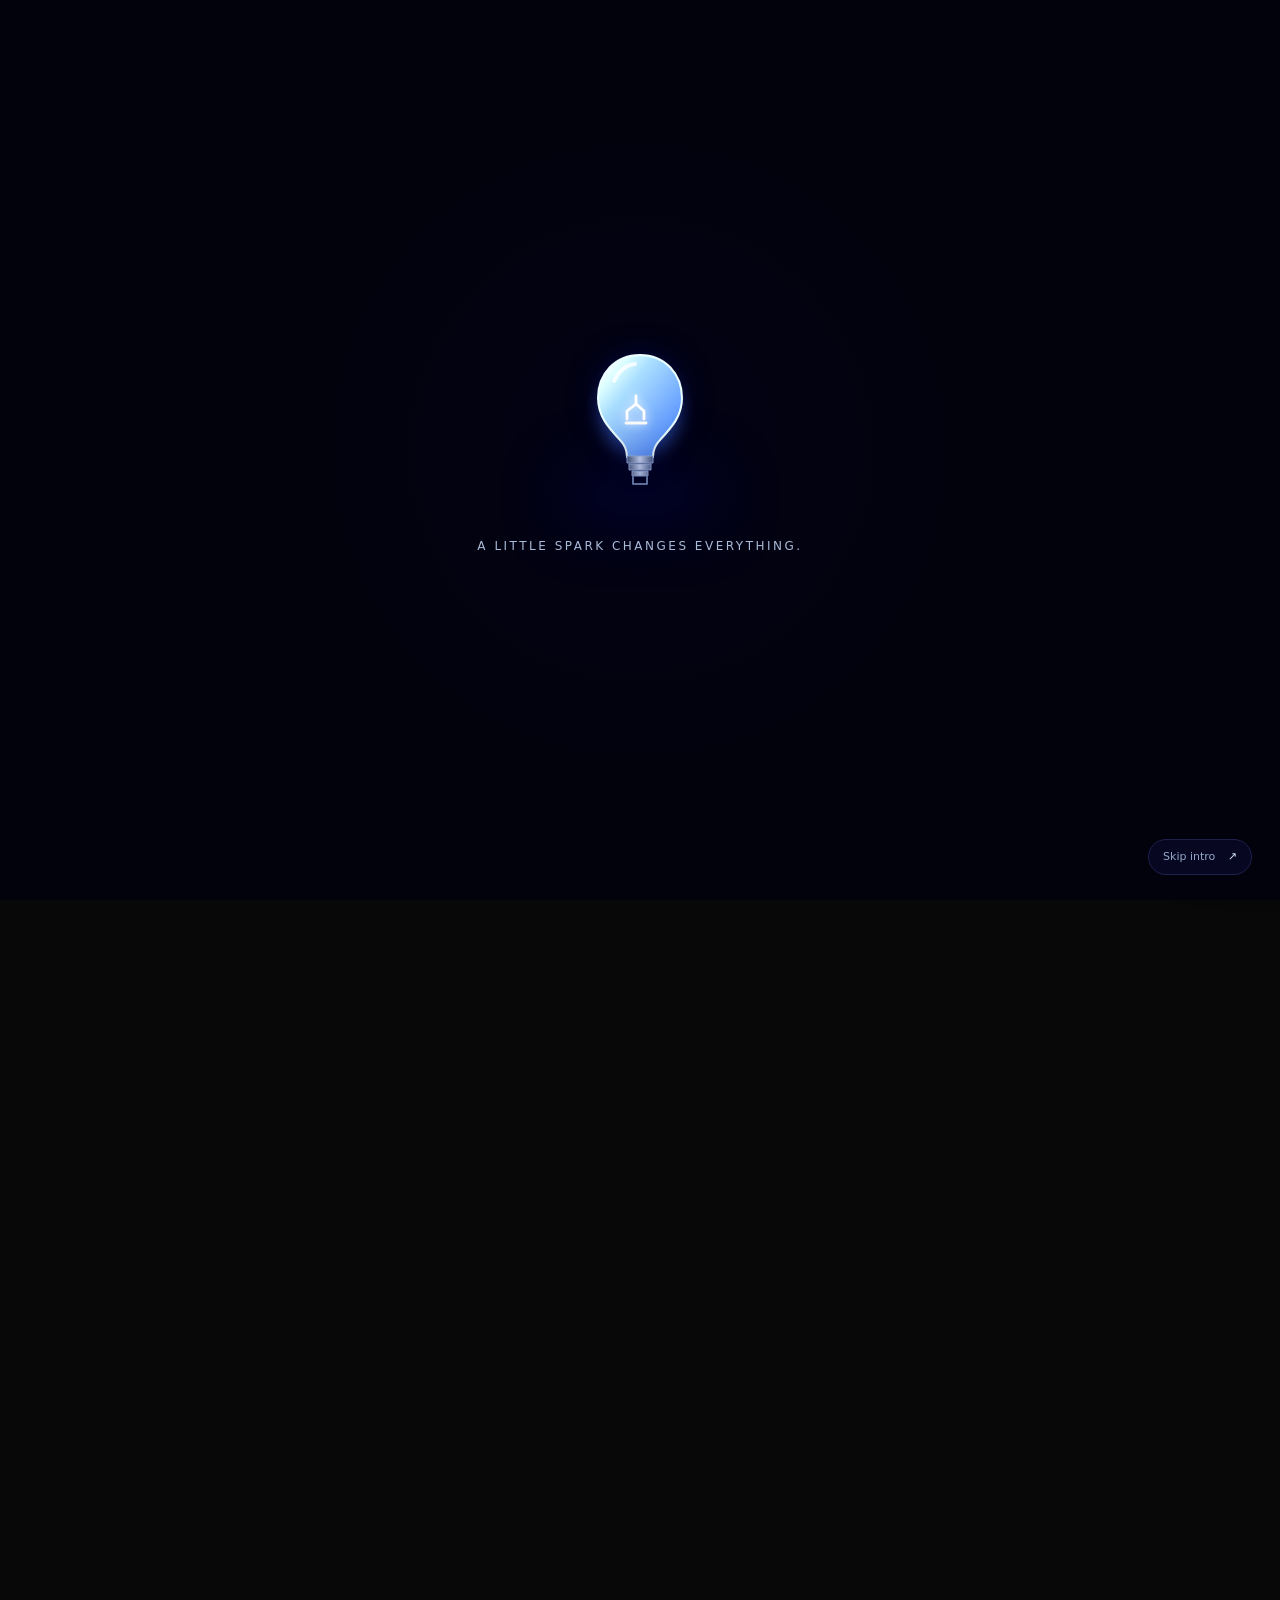
<file: start.html>
<!doctype html>
<html lang="en">

<head>
  <meta charset="utf-8">

  <meta
    name="viewport"
    content="width=device-width, initial-scale=1"
  >

  <title>CKTSage</title>
</head>

<body>

  <script>window.location.replace("index.html");</script>

</body>

</html>
</file>
<file: styles.css>
*{box-sizing:border-box}
:root{--bg:#03030f;--navy:#05051d;--panel:#080824;--panel2:#0c0c35;--line:#1a1a4a;--text:#f1f5fc;--muted:#9baac1;--blue:#000047;--cyan:#8bc5ff;--gold:#c7d8ff}
html{scroll-behavior:smooth;scroll-padding-top:90px}
body{margin:0;background:var(--bg);color:var(--text);font-family:Inter,ui-sans-serif,system-ui,-apple-system,"Segoe UI",sans-serif;line-height:1.5;overflow-x:hidden}
a{color:inherit;text-decoration:none}
button,input{font:inherit}
.ambient{position:fixed;z-index:-3;pointer-events:none;border-radius:50%;filter:blur(100px);opacity:.12}
.ambient-one{width:480px;height:480px;background:#000047;top:8%;left:-180px}
.ambient-two{width:460px;height:460px;background:#000047;right:-210px;top:32%}
.grain{position:fixed;inset:0;z-index:20;pointer-events:none;opacity:.035;background-image:url("data:image/svg+xml,%3Csvg viewBox='0 0 180 180' xmlns='http://www.w3.org/2000/svg'%3E%3Cfilter id='n'%3E%3CfeTurbulence type='fractalNoise' baseFrequency='.9' numOctaves='3' stitchTiles='stitch'/%3E%3C/filter%3E%3Crect width='100%25' height='100%25' filter='url(%23n)' opacity='.4'/%3E%3C/svg%3E")}
.intro{position:fixed;inset:0;z-index:100;background:#02020d;display:grid;place-items:center;align-content:center;transition:opacity 1.2s ease,visibility 1.2s ease}
.intro:after{content:"";position:absolute;width:min(70vw,700px);height:min(70vw,700px);border-radius:50%;background:radial-gradient(circle,rgba(0,0,71,.13),transparent 68%);opacity:0;transition:opacity 1.5s}
.intro.is-on:after{opacity:1}
.intro.is-done{opacity:0;visibility:hidden;pointer-events:none}
.intro-bulb{position:relative;width:120px;height:160px;z-index:2;transform:translateY(12px) scale(.88);opacity:.5;transition:transform 1.1s cubic-bezier(.2,.8,.2,1),opacity .8s}
.intro-bulb svg{width:100%;height:100%;overflow:visible}
.bulb-halo{opacity:0;transition:opacity .8s}
.bulb-glass{filter:brightness(.46);transition:filter .8s,fill .8s}
.bulb-filament{stroke:#7f98bc;transition:stroke .6s,filter .6s}
.bulb-floor-glow{position:absolute;width:150px;height:42px;left:-15px;bottom:-12px;background:#000047;filter:blur(32px);opacity:0;transition:opacity 1s}
.intro.is-on .intro-bulb{transform:translateY(0) scale(1);opacity:1}
.intro.is-on .bulb-halo{opacity:.8;animation:haloPulse 2s ease-in-out infinite alternate}
.intro.is-on .bulb-glass{filter:brightness(1.2) drop-shadow(0 0 14px rgba(0,0,71,.7))}
.intro.is-on .bulb-filament{stroke:#fff;filter:drop-shadow(0 0 5px #fff)}
.intro.is-on .bulb-floor-glow{opacity:.6}
.intro-label{z-index:2;margin:32px 0 0;color:#aabbd7;font-size:12px;letter-spacing:2.5px;text-transform:uppercase;opacity:0;transform:translateY(8px);transition:opacity .8s .4s,transform .8s .4s}
.intro.is-on .intro-label{opacity:1;transform:translateY(0)}
.skip-intro{position:absolute;right:28px;bottom:25px;z-index:3;border:1px solid #20204f;border-radius:30px;background:#070721;color:#93a9c8;padding:9px 14px;font-size:11px;cursor:pointer;opacity:0;transition:opacity .6s .7s}
.intro.is-on .skip-intro{opacity:1}.skip-intro span{margin-left:9px;color:#d8e6ff}
@keyframes haloPulse{from{opacity:.35;transform:scale(.92)}to{opacity:.9;transform:scale(1.08)}}
.site-header{height:76px;display:flex;align-items:center;padding:0 clamp(20px,6vw,88px);gap:36px;border-bottom:1px solid rgba(126,160,211,.12);background:rgba(5,8,15,.85);position:sticky;top:0;z-index:30;backdrop-filter:blur(14px)}
.brand{display:inline-flex;align-items:center;gap:10px;font-size:20px;font-weight:800;letter-spacing:-.6px;white-space:nowrap}
.brand-mark{display:grid;place-items:center;width:32px;height:32px;border-radius:9px;background:linear-gradient(145deg,#15158f,#000052);color:white;font-size:23px;box-shadow:0 0 24px rgba(0,0,71,.25)}
.site-header nav{display:flex;gap:29px;margin:auto;color:#9eacc2;font-size:12px}.site-header nav a:hover,footer>a:last-child:hover{color:#fff}
.header-cta{border:1px solid #31496d;border-radius:9px;padding:10px 14px;color:#d9e6fb;font-size:11px}.header-cta span{color:#83b4ff;margin-left:8px}
main{max-width:1440px;margin:0 auto}
.hero{display:grid;grid-template-columns:minmax(0,1fr) minmax(0,1fr);gap:40px;align-items:center;padding:76px clamp(24px,7vw,100px) 74px;min-height:590px;position:relative}
.hero-copy{position:relative;z-index:2}
.eyebrow{font-size:10px;font-weight:800;letter-spacing:1.8px;color:#80aeea;display:flex;align-items:center;gap:10px;margin-bottom:20px}
.eyebrow-line{height:1px;width:23px;background:#6b9de8;box-shadow:0 0 10px #000047}
h1,h2,h3,p{margin-top:0}
h1{font-size:clamp(44px,5.2vw,72px);line-height:1.04;letter-spacing:-3.7px;font-weight:760;margin-bottom:22px}
h1 span{color:#8abaff}
.hero-description{max-width:470px;color:#9eacc2;font-size:14px;line-height:1.9;margin-bottom:28px}
.hero-actions{display:flex;align-items:center;gap:24px}
.primary-button{display:inline-flex;align-items:center;gap:22px;padding:13px 17px;border-radius:9px;background:#000047;color:white;font-size:12px;font-weight:700;box-shadow:0 8px 28px rgba(0,0,71,.2);transition:transform .2s,background .2s}
.primary-button:hover{transform:translateY(-2px);background:#17178c}.primary-button span{font-size:17px}
.text-button{font-size:12px;color:#b5c5dc}.text-button span{color:#83b3ff;margin-left:8px}
.hero-note{display:flex;align-items:center;gap:9px;color:#6f819c;font-size:10px;margin-top:35px}
.pulse-dot,.caption-dot{width:6px;height:6px;border-radius:50%;background:#6ee7b7;box-shadow:0 0 10px #3bbd91}
.hero-art{height:430px;position:relative;display:grid;place-items:center;perspective:900px}
.art-orbit{position:absolute;border:1px solid rgba(83,139,225,.23);border-radius:50%;left:50%;top:50%;transform:translate(-50%,-50%) rotate(-24deg)}
.orbit-large{width:360px;height:290px}.orbit-small{width:250px;height:360px;transform:translate(-50%,-50%) rotate(36deg);border-color:rgba(124,166,227,.14)}
.art-core{position:relative;z-index:2;width:155px;height:155px;border:1px solid #25256f;border-radius:32px;background:linear-gradient(145deg,#09093a,#05051d 72%);display:flex;flex-direction:column;align-items:center;justify-content:center;transform:rotate(-8deg) rotateY(-12deg);box-shadow:0 25px 55px rgba(0,0,0,.4),inset 0 1px rgba(255,255,255,.12),0 0 45px rgba(0,0,71,.13)}
.art-core:before{content:"";position:absolute;inset:9px;border:1px solid rgba(110,163,244,.2);border-radius:23px}
.art-core span{font-size:38px;font-weight:800;letter-spacing:3px;color:#8ab8ff;text-shadow:0 0 20px rgba(0,0,71,.6)}
.art-core small{font-size:7px;letter-spacing:2px;color:#7d94b8;margin-top:8px}
.art-trace{position:absolute;z-index:1;border:2px solid #29298f;border-left:0;border-bottom:0;border-radius:0 28px 0 0;opacity:.8}
.trace-one{width:110px;height:78px;left:6%;top:28%}.trace-two{width:100px;height:65px;right:3%;bottom:23%;border-color:#5e8dcf;transform:rotate(180deg)}.trace-three{width:70px;height:55px;right:18%;top:20%;border-color:#8aa8d4;transform:rotate(90deg)}
.floating-part{position:absolute;z-index:3;filter:drop-shadow(0 18px 13px rgba(0,0,0,.45));animation:floatPart 5s ease-in-out infinite}
@keyframes floatPart{0%,100%{translate:0 0;rotate:-2deg}50%{translate:0 -12px;rotate:2deg}}
.part-resistor{display:flex;align-items:center;left:10%;top:18%;rotate:-18deg;animation-delay:-1s}
.lead{height:2px;width:40px;background:linear-gradient(#d8e5f7,#607b9e)}
.res-body{height:23px;width:57px;border-radius:13px;background:linear-gradient(#e6d8b9,#a8926e 52%,#e0d0af);display:flex;justify-content:space-evenly;overflow:hidden;box-shadow:inset 0 2px 3px white}
.res-body i{width:5px;background:#8f3026}.res-body i:nth-child(2){background:#26272d}.res-body i:nth-child(3){background:#d9a12e}.res-body i:nth-child(4){background:#7b542f;width:3px}
.part-cap{right:7%;top:21%;width:44px;height:80px;animation-delay:-2.2s}
.cap-top{position:absolute;top:0;width:44px;height:15px;border-radius:50%;background:linear-gradient(135deg,#5b83c3,#152b50);border:1px solid #7da2db}
.cap-can{position:absolute;top:7px;left:2px;width:40px;height:57px;border-radius:5px;background:linear-gradient(90deg,#0c2c68,#2869cb 45%,#0d2451);border:1px solid #548be1;box-shadow:inset 4px 0 7px rgba(255,255,255,.13);font-size:7px;color:#b9d5ff;display:flex;flex-direction:column;align-items:center;justify-content:center}
.cap-can span{font-size:8px}.cap-pin{position:absolute;bottom:0;left:12px;width:3px;height:17px;background:#aebed2;box-shadow:16px 0 #8498b3}
.part-chip{bottom:17%;right:12%;width:66px;height:49px;background:linear-gradient(145deg,#283951,#080d17);border:1px solid #587399;border-radius:6px;display:grid;place-items:center;color:#8db9ff;font-weight:800;box-shadow:inset 0 1px rgba(255,255,255,.16),0 12px 20px rgba(0,0,0,.4);animation-delay:-3.2s}
.part-chip:before,.part-chip:after{content:"";position:absolute;left:5px;right:5px;height:5px;background:repeating-linear-gradient(90deg,#a9bacf 0 3px,transparent 3px 9px)}.part-chip:before{top:-5px}.part-chip:after{bottom:-5px}
.part-chip i{position:absolute;width:7px;height:3px;background:#9fb1c8;left:-7px;top:9px;box-shadow:0 9px #9fb1c8,0 18px #9fb1c8,0 27px #9fb1c8}.part-chip i:nth-of-type(2){left:auto;right:-7px}.part-chip i:nth-of-type(3),.part-chip i:nth-of-type(4){display:none}
.art-caption{position:absolute;bottom:8px;right:10px;display:flex;align-items:center;gap:8px;color:#6e85a7;font-size:8px;letter-spacing:1.7px}
.ask-section{margin:0 clamp(20px,6vw,88px);padding:31px;background:linear-gradient(130deg,#0c1729,#070721);border:1px solid #19194a;border-radius:18px;box-shadow:0 22px 50px rgba(0,0,0,.16)}
.ask-heading{display:flex;align-items:end;justify-content:space-between;gap:25px;margin-bottom:21px}.ask-heading .eyebrow{margin-bottom:9px}.ask-heading h2{font-size:clamp(24px,3vw,34px);letter-spacing:-1.2px;margin-bottom:0}.ask-heading>p{max-width:290px;color:#8394ae;font-size:11px;line-height:1.7;margin-bottom:3px}
.ask-box{display:flex;align-items:center;gap:10px;padding:7px;background:#060b14;border:1px solid #20205f;border-radius:12px;box-shadow:0 0 0 1px rgba(0,0,71,.08),0 0 22px rgba(0,0,71,.12),0 0 25px rgba(16,41,80,.2);transition:border-color .25s,box-shadow .25s}
.ask-box:focus-within{border-color:#5795ff;box-shadow:0 0 0 1px rgba(0,0,71,.22),0 0 30px rgba(0,0,71,.2)}
.ask-icon{width:34px;height:34px;flex:none;border-radius:8px;display:grid;place-items:center;background:#10104b;color:#8dbbff;font-size:22px}
.ask-box input{min-width:0;flex:1;background:transparent;border:0;outline:0;color:#edf4ff;font-size:12px;padding:8px}
.ask-box input::placeholder{color:#64748b}.ask-box button{border:0;border-radius:8px;padding:11px 15px;background:#000047;color:white;font-size:11px;font-weight:700;cursor:pointer}.ask-box button span{margin-left:9px;font-size:15px}
.suggestions{display:flex;flex-wrap:wrap;gap:8px;margin-top:13px}.suggestions button{border:1px solid #20204f;border-radius:999px;padding:8px 12px;background:#0b0b43;color:#8fa1bb;font-size:10px;cursor:pointer;transition:background .2s,border-color .2s,color .2s}.suggestions button:hover{background:#12125a;border-color:#39398f;color:#e5efff}
.workbench{padding:88px clamp(20px,7vw,100px) 80px}
.section-heading{display:flex;align-items:end;justify-content:space-between;gap:30px;margin-bottom:24px}.section-heading .eyebrow{margin-bottom:10px}.section-heading h2{font-size:clamp(29px,3.5vw,44px);letter-spacing:-1.8px;margin-bottom:0}.section-heading>p{max-width:260px;color:#8192aa;font-size:11px;line-height:1.8;margin-bottom:4px}
.bento-grid{display:grid;grid-template-columns:1.15fr 1fr 1fr;grid-template-rows:230px 185px;gap:14px}
.feature{position:relative;overflow:hidden;padding:24px;border:1px solid #1b1b4f;border-radius:15px;background:#080824;transition:transform .25s,border-color .25s,background .25s}
.feature:hover{transform:translateY(-4px);border-color:#3a6095;background:#0e1a2d}
.feature-main{grid-row:span 2;background:radial-gradient(ellipse at 85% 30%,rgba(42,100,190,.18),transparent 45%),#080824}
.feature-number{font-size:8px;letter-spacing:1.5px;color:#7399d0;font-weight:800}
.feature h3{position:relative;z-index:2;font-size:22px;line-height:1.15;letter-spacing:-.7px;margin:26px 0 9px;max-width:250px}.feature p{position:relative;z-index:2;font-size:11px;line-height:1.8;color:#8798b0;max-width:260px;margin-bottom:18px}.feature-link{position:absolute;bottom:23px;left:24px;font-size:10px;font-weight:700;color:#8ab8ff}
.schematic{position:absolute;right:-5px;bottom:22px;width:180px;height:155px;opacity:.75}.schem-line{position:absolute;border:2px solid #29298f;border-left:0;border-bottom:0;border-radius:0 20px 0 0}.line-a{left:10px;top:20px;width:95px;height:80px}.line-b{left:55px;top:70px;width:100px;height:40px;border-color:#789dcc;transform:rotate(180deg)}.schem-resistor{position:absolute;left:45px;top:35px;width:54px;height:15px;border-radius:8px;background:repeating-linear-gradient(90deg,#bba783 0 8px,#82372e 8px 13px,#bba783 13px 22px);transform:rotate(25deg)}.schem-node{position:absolute;left:8px;top:17px;width:10px;height:10px;border-radius:50%;background:#8bb7ff;box-shadow:0 0 12px #000047}.schem-led{position:absolute;right:20px;bottom:20px;width:18px;height:18px;border-radius:50%;background:#56d6ff;box-shadow:0 0 22px #000047}
.feature-calc{background:radial-gradient(ellipse at 100% 0,rgba(57,100,170,.14),transparent 48%),#080824}.formula-art{position:absolute;right:15px;bottom:14px;width:125px;height:92px;border:1px solid #29466d;border-radius:11px;background:#0b0b43;display:flex;flex-direction:column;align-items:center;justify-content:center;transform:rotate(4deg);box-shadow:0 10px 24px rgba(0,0,0,.25)}.formula-art small{font-size:7px;letter-spacing:1.4px;color:#7897c1}.formula-art b{font-size:19px;color:#c1d9ff;margin:5px 0}.formula-art span{font-size:6px;color:#7286a4}
.feature-calc h3,.feature-data h3{font-size:18px;margin-top:20px;max-width:180px}.feature-calc p,.feature-data p{max-width:190px;font-size:10px}
.feature-data{background:radial-gradient(ellipse at 100% 0,rgba(40,85,156,.14),transparent 48%),#080824}
.data-art{position:absolute;right:18px;bottom:17px;width:83px;height:94px;background:#dce7f7;border-radius:5px;transform:rotate(6deg);padding:13px 9px;box-shadow:0 12px 25px rgba(0,0,0,.3);display:flex;align-items:end;gap:5px}.data-art:before{content:"";position:absolute;top:9px;left:9px;width:35px;height:5px;border-radius:2px;background:#3b3b9d}.data-art span{width:9px;background:#4776b8;border-radius:3px 3px 0 0}.data-art span:nth-child(1){height:28%}.data-art span:nth-child(2){height:50%}.data-art span:nth-child(3){height:39%}.data-art span:nth-child(4){height:82%}.data-art span:nth-child(5){height:63%}
.feature-quote{grid-column:2/4;background:linear-gradient(110deg,#101d32,#080824);display:flex;flex-direction:column;justify-content:center;padding-left:28px}.quote-star{font-size:23px;color:#a9caff}.feature-quote p{font-size:21px;line-height:1.35;letter-spacing:-.5px;color:#e2eaff;max-width:470px;margin:8px 0 12px}.feature-quote small{font-size:8px;letter-spacing:1.7px;color:#7387a7}
footer{display:flex;align-items:center;gap:22px;padding:24px clamp(20px,6vw,88px);border-top:1px solid #17173c;color:#73839d;font-size:10px}footer .brand{font-size:17px;color:#eaf1ff}footer .brand-mark{width:27px;height:27px;font-size:19px}footer>span{margin-right:auto}footer>a:last-child{color:#8eb8ff}
.reveal{opacity:0;transform:translateY(18px);transition:opacity 1s ease,transform 1s cubic-bezier(.2,.7,.2,1)}
body.ready .reveal{opacity:1;transform:translateY(0)}
body.ready .site-header{transition-delay:.05s}body.ready .hero{transition-delay:.18s}body.ready .ask-section{transition-delay:.36s}body.ready .workbench{transition-delay:.5s}body.ready footer{transition-delay:.65s}
@media(max-width:900px){.site-header{gap:20px}.site-header nav{gap:16px}.hero{gap:15px;padding-top:55px;padding-bottom:55px}.hero-art{transform:scale(.9)}h1{font-size:clamp(42px,5.5vw,60px)}.bento-grid{grid-template-columns:1fr 1fr;grid-template-rows:230px 210px 160px}.feature-main{grid-row:span 2}.feature-data{grid-column:2}.feature-quote{grid-column:1/3}.ask-heading{align-items:start;flex-direction:column;gap:10px}.ask-heading>p{max-width:450px}}
@media(max-width:650px){.site-header{height:64px;padding:0 17px}.site-header nav{display:none}.header-cta{margin-left:auto;padding:9px 11px}.brand{font-size:18px}.hero{display:flex;flex-direction:column;align-items:stretch;padding:52px 22px 35px;gap:10px}.hero-copy{padding:0}.hero-art{height:340px;transform:scale(.9);transform-origin:top center;margin-bottom:-25px}.art-core{width:135px;height:135px}.orbit-large{width:300px;height:240px}.part-resistor{left:3%}.part-cap{right:2%}.part-chip{right:4%}h1{font-size:clamp(43px,11vw,58px);letter-spacing:-2.6px}.hero-description{font-size:13px}.ask-section{margin:0 13px;padding:20px 15px}.ask-heading h2{font-size:26px}.ask-box{gap:5px}.ask-box input{font-size:11px;padding:7px 3px}.ask-box button{padding:10px 9px;font-size:10px}.ask-icon{width:29px;height:29px}.suggestions{gap:6px}.suggestions button{font-size:9px;padding:7px 9px}.workbench{padding:60px 15px}.section-heading{display:block}.section-heading>p{margin-top:12px}.bento-grid{grid-template-columns:1fr;grid-template-rows:auto}.feature,.feature-main{min-height:210px;grid-row:auto}.feature-data,.feature-quote{grid-column:auto}.feature-quote{min-height:155px}.feature-main{min-height:310px}.feature h3{font-size:21px}.schematic{right:0;bottom:20px}footer{padding:20px 16px;flex-wrap:wrap;gap:10px}footer>span{width:100%;order:3}footer>a:last-child{margin-left:auto}}
@media(prefers-reduced-motion:reduce){*,*:before,*:after{scroll-behavior:auto!important;animation:none!important;transition:none!important}}


/* Glass + bento hybrid: preserve the #000047 palette and layout */
:root{
  --glass:rgba(12,12,48,.58);
  --glass-strong:rgba(8,8,38,.78);
  --glass-line:rgba(115,145,255,.22);
  --glass-highlight:rgba(215,230,255,.07);
}
body{
  background:
    radial-gradient(ellipse at 14% 18%,rgba(0,0,71,.32),transparent 36%),
    radial-gradient(ellipse at 88% 48%,rgba(0,0,71,.22),transparent 34%),
    #03030f;
}
.site-header{
  background:rgba(4,4,24,.62);
  border-bottom:1px solid rgba(120,145,220,.15);
  backdrop-filter:blur(20px) saturate(140%);
  -webkit-backdrop-filter:blur(20px) saturate(140%);
}
.brand-mark{
  background:linear-gradient(145deg,rgba(21,21,143,.95),rgba(0,0,75,.92));
  border:1px solid rgba(137,160,255,.3);
  box-shadow:0 0 24px rgba(0,0,71,.48),inset 0 1px rgba(255,255,255,.15);
}
.header-cta{
  background:rgba(0,0,71,.16);
  border-color:rgba(117,145,255,.28);
  backdrop-filter:blur(12px);
  transition:background .25s,border-color .25s,transform .25s;
}
.header-cta:hover{background:rgba(0,0,71,.36);border-color:rgba(150,170,255,.5);transform:translateY(-1px)}
.hero-art .art-core{
  background:linear-gradient(145deg,rgba(19,19,83,.76),rgba(5,5,29,.72));
  border-color:rgba(100,130,220,.46);
  backdrop-filter:blur(14px);
  -webkit-backdrop-filter:blur(14px);
  box-shadow:0 25px 55px rgba(0,0,0,.4),inset 0 1px rgba(255,255,255,.17),0 0 45px rgba(0,0,71,.25);
}
.ask-section{
  background:linear-gradient(135deg,rgba(15,15,62,.65),rgba(6,8,26,.74));
  border:1px solid var(--glass-line);
  box-shadow:0 22px 50px rgba(0,0,0,.2),inset 0 1px var(--glass-highlight);
  backdrop-filter:blur(22px) saturate(135%);
  -webkit-backdrop-filter:blur(22px) saturate(135%);
}
.ask-box{
  background:rgba(3,4,22,.72);
  border:1px solid rgba(100,125,235,.4);
  box-shadow:0 0 0 1px rgba(0,0,71,.2),0 0 24px rgba(0,0,71,.25),inset 0 1px rgba(255,255,255,.04);
  backdrop-filter:blur(16px);
}
.ask-box:focus-within{
  border-color:rgba(150,170,255,.75);
  box-shadow:0 0 0 1px rgba(0,0,71,.55),0 0 32px rgba(0,0,71,.42),0 0 24px rgba(190,205,255,.06);
}
.ask-icon{
  background:linear-gradient(145deg,rgba(0,0,71,.75),rgba(17,17,76,.65));
  border:1px solid rgba(130,150,255,.16);
}
.suggestions button{
  background:rgba(16,19,55,.48);
  border-color:rgba(103,125,196,.24);
  backdrop-filter:blur(10px);
}
.suggestions button:hover{background:rgba(0,0,71,.35);border-color:rgba(136,158,255,.48)}
.feature{
  background:linear-gradient(145deg,rgba(13,19,43,.82),rgba(7,10,27,.74));
  border-color:rgba(94,119,190,.23);
  box-shadow:0 16px 36px rgba(0,0,0,.13),inset 0 1px rgba(255,255,255,.035);
  backdrop-filter:blur(18px) saturate(125%);
  -webkit-backdrop-filter:blur(18px) saturate(125%);
}
.feature-main{background:radial-gradient(ellipse at 85% 30%,rgba(0,0,71,.3),transparent 48%),linear-gradient(145deg,rgba(13,20,49,.88),rgba(6,9,25,.8))}
.feature-calc,.feature-data{background:linear-gradient(145deg,rgba(12,15,42,.8),rgba(7,10,26,.76))}
.feature:hover{
  transform:translateY(-4px);
  border-color:rgba(130,155,255,.48);
  background-color:rgba(15,19,55,.82);
  box-shadow:0 20px 42px rgba(0,0,0,.22),0 0 26px rgba(0,0,71,.14),inset 0 1px rgba(255,255,255,.07);
}
.feature-quote{background:linear-gradient(110deg,rgba(17,20,63,.78),rgba(7,10,28,.76))}
.formula-art{
  background:rgba(9,12,39,.65);
  border-color:rgba(105,133,220,.3);
  backdrop-filter:blur(10px);
}
.data-art{box-shadow:0 12px 25px rgba(0,0,0,.3),0 0 20px rgba(0,0,71,.1)}
footer{background:rgba(3,4,18,.42);backdrop-filter:blur(12px)}
.primary-button,.ask-box button{
  background:linear-gradient(135deg,#17178f,#000047 72%);
  border:1px solid rgba(142,160,255,.22);
  box-shadow:0 8px 26px rgba(0,0,71,.38),inset 0 1px rgba(255,255,255,.12);
}
.primary-button:hover,.ask-box button:hover{
  background:linear-gradient(135deg,#26269c,#08086d 72%);
  box-shadow:0 10px 30px rgba(0,0,71,.5),inset 0 1px rgba(255,255,255,.16);
}
@media(prefers-reduced-transparency:reduce){
 .site-header,.ask-section,.ask-box,.feature,.header-cta,.suggestions button{backdrop-filter:none;-webkit-backdrop-filter:none}
}

.glass-float-label{
 position:absolute;left:50%;top:calc(50% + 122px);transform:translateX(-50%);
 display:flex;align-items:center;gap:7px;white-space:nowrap;padding:8px 11px;
 border:1px solid rgba(117,145,255,.22);border-radius:999px;
 background:rgba(7,9,33,.5);color:#93a9d1;font-size:7px;letter-spacing:1.4px;
 backdrop-filter:blur(14px);-webkit-backdrop-filter:blur(14px);
 box-shadow:0 8px 24px rgba(0,0,0,.2),inset 0 1px rgba(255,255,255,.05)
}
.glass-float-label b{color:#b8caff;font-size:7px}
.section-glint{position:absolute;top:-100px;right:8%;width:200px;height:200px;border-radius:50%;background:rgba(0,0,71,.2);filter:blur(60px);pointer-events:none}
@media(max-width:650px){.glass-float-label{top:calc(50% + 100px)}}


/* Interactive circuit lab */
.circuit-lab{padding:24px clamp(20px,7vw,100px) 84px}
.lab-shell{border:1px solid rgba(126,160,211,.2);border-radius:20px;background:linear-gradient(145deg,rgba(10,10,43,.96),rgba(4,4,22,.96));overflow:hidden;box-shadow:0 24px 70px rgba(0,0,0,.22)}
.lab-toolbar{display:flex;flex-wrap:wrap;gap:12px;justify-content:space-between;padding:16px;border-bottom:1px solid rgba(126,160,211,.15)}
.lab-parts,.lab-actions{display:flex;flex-wrap:wrap;gap:8px}
.lab-toolbar button{border:1px solid #29295d;border-radius:9px;background:#101035;color:#dbe7ff;padding:9px 12px;font-size:11px;cursor:pointer;transition:background .2s,border-color .2s,transform .2s}
.lab-toolbar button:hover{background:#1b1b55;border-color:#6e91df;transform:translateY(-1px)}
.lab-toolbar .simulate-button{background:#000047;border-color:#4d64c9;color:#fff}
.circuit-board{position:relative;min-height:430px;overflow:hidden;background-color:#07071c;background-image:radial-gradient(#30305c 1px,transparent 1px),linear-gradient(rgba(58,58,104,.1) 1px,transparent 1px),linear-gradient(90deg,rgba(58,58,104,.1) 1px,transparent 1px);background-size:22px 22px,44px 44px,44px 44px}
.wire-layer{position:absolute;inset:0;width:100%;height:100%;overflow:visible;pointer-events:none;z-index:1}
.wire-line{fill:none;stroke:#77b9ff;stroke-width:3;stroke-linecap:round;stroke-linejoin:round;filter:drop-shadow(0 0 3px rgba(90,164,255,.35))}
.wire-line.selected{stroke:#ff8f9c;stroke-width:4}
.circuit-part{position:absolute;z-index:2;width:132px;min-height:92px;border:1px solid #37376c;border-radius:12px;background:rgba(14,14,49,.97);color:#edf3ff;box-shadow:0 10px 28px rgba(0,0,0,.28);user-select:none;touch-action:none}
.circuit-part.selected{border-color:#8abaff;box-shadow:0 0 0 2px rgba(138,186,255,.17),0 10px 28px rgba(0,0,0,.3)}
.part-head{display:flex;justify-content:space-between;gap:6px;align-items:center;padding:9px 10px 4px;font-size:10px;letter-spacing:.7px;text-transform:uppercase;color:#9cb8e8;cursor:grab}
.part-head:active{cursor:grabbing}
.part-graphic{height:38px;display:grid;place-items:center;font-size:24px;color:#dceaff}
.part-value{display:block;text-align:center;padding:0 8px 8px;font-size:10px;color:#8e9fc2}
.terminal-row{display:flex;justify-content:space-between;padding:0 13px 9px;gap:18px}
.terminal{width:13px;height:13px;border-radius:50%;border:2px solid #9bc8ff;background:#0b0b26;cursor:crosshair;position:relative;z-index:4;box-shadow:0 0 0 3px rgba(110,170,255,.1)}
.terminal:hover,.terminal.pending{background:#9bc8ff;box-shadow:0 0 0 5px rgba(110,170,255,.2)}
.terminal-label{font-size:9px;color:#8497ba;align-self:center}
.part-led.on .part-graphic{color:#ff626e;text-shadow:0 0 18px rgba(255,72,91,.9)}
.part-switch.open .part-graphic{color:#e3bd70}
.board-hint{position:absolute;bottom:12px;left:14px;color:#6f80a8;font-size:10px;pointer-events:none;z-index:0}
.lab-readout{display:grid;grid-template-columns:repeat(4,minmax(0,1fr));gap:12px;padding:16px;border-top:1px solid rgba(126,160,211,.15)}
.lab-readout>div{padding:12px;border-radius:10px;background:rgba(17,17,54,.75);min-width:0}
.readout-label{display:block;font-size:9px;letter-spacing:1px;color:#8296bc;margin-bottom:5px}
.lab-readout strong{font-size:16px;color:#e9f2ff}
.lab-readout p{grid-column:1/-1;margin:0;color:#8392b1;font-size:11px;line-height:1.6}
@media(max-width:700px){.circuit-board{min-height:520px}.lab-readout{grid-template-columns:repeat(2,minmax(0,1fr))}.lab-toolbar{padding:12px}.circuit-part{width:116px}.circuit-lab{padding-left:16px;padding-right:16px}}

#chat-transition{position:fixed;inset:0;z-index:200;background:radial-gradient(circle at center,rgba(0,0,71,.96),#03030f 70%);display:grid;place-content:center;justify-items:center;opacity:0;visibility:hidden;transition:opacity .42s ease,visibility .42s ease}
#chat-transition.is-visible{opacity:1;visibility:visible}
.transition-orb{width:68px;height:68px;display:grid;place-items:center;border-radius:22px;background:linear-gradient(145deg,#25258c,#000047);font-size:40px;box-shadow:0 0 60px rgba(74,120,255,.35);animation:transitionPulse .9s ease-in-out infinite alternate}
#chat-transition p{margin:22px 0 0;color:#c8d8f7;font-size:12px;letter-spacing:1px}
@keyframes transitionPulse{to{transform:scale(1.08);box-shadow:0 0 90px rgba(74,120,255,.55)}}
@media(prefers-reduced-motion:reduce){#chat-transition,.transition-orb{animation:none;transition:none}}

/* Soft white cursor aura: a subtle background tint that follows pointer movement */
#pointer-aura{position:fixed;inset:0;z-index:19;pointer-events:none;opacity:0;transition:opacity .35s ease;background:radial-gradient(230px circle at var(--aura-x,50vw) var(--aura-y,50vh),rgba(242,247,255,.075),rgba(226,237,255,.028) 42%,transparent 74%);mix-blend-mode:screen}
body.pointer-aura-active #pointer-aura{opacity:1}
@media(hover:none),(pointer:coarse){#pointer-aura{display:none}}
@media(prefers-reduced-motion:reduce){#pointer-aura{transition:none}}


/* Unified obsidian + graphite + electric thunder-yellow visual system */
:root{
  --bg:#070707;--navy:#0b0b0c;--panel:#111112;--panel2:#171719;
  --line:#2a2a2d;--text:#f3f3f0;--muted:#a5a5a1;
  --blue:#e8c84a;--cyan:#f4d65e;--gold:#ffe77a;
  --thunder:#f4d34e;--thunder-soft:rgba(244,211,78,.15);
}
body{background:#080808;color:#f2f2ef}
.ambient-one,.ambient-two{background:#f4d34e;opacity:.065;filter:blur(125px)}
/* Soft yellow mouse aura */
#pointer-aura{background:radial-gradient(250px circle at var(--aura-x,50vw) var(--aura-y,50vh),rgba(255,239,164,.12),rgba(244,211,78,.045) 40%,transparent 74%)!important;mix-blend-mode:screen}
/* Distinct, lifted cards and controls */
.card,.glass-card,.feature-card,.bento-card{background:linear-gradient(145deg,rgba(30,30,31,.94),rgba(14,14,15,.94));border-color:rgba(255,255,255,.085);box-shadow:0 18px 48px rgba(0,0,0,.32),inset 0 1px rgba(255,255,255,.035)}
button,.button,.cta{transition:transform .2s ease,box-shadow .25s ease,border-color .2s ease}
button:hover,.button:hover,.cta:hover{box-shadow:0 8px 28px rgba(244,211,78,.10)}
.lab-shell{background:linear-gradient(145deg,#171718,#0b0b0c);border-color:rgba(255,255,255,.1);box-shadow:0 26px 70px rgba(0,0,0,.5),inset 0 1px rgba(255,255,255,.035)}
.lab-toolbar button{background:#171718;border-color:#383833;color:#e7e7df}
.lab-toolbar button:hover{background:#24231c;border-color:rgba(244,211,78,.5)}
.lab-toolbar .simulate-button{background:linear-gradient(135deg,#e7c641,#a98a1e);border-color:#f7df73;color:#17150b;box-shadow:0 5px 18px rgba(244,211,78,.14)}
.circuit-board{background-color:#0a0a0b;background-image:radial-gradient(#39372a 1px,transparent 1px),linear-gradient(rgba(94,87,51,.09) 1px,transparent 1px),linear-gradient(90deg,rgba(94,87,51,.09) 1px,transparent 1px)}
.circuit-part{background:linear-gradient(145deg,rgba(35,35,35,.98),rgba(17,17,18,.98));border-color:#45443b;box-shadow:0 12px 28px rgba(0,0,0,.48),inset 0 1px rgba(255,255,255,.05)}
.circuit-part.selected{border-color:#f4d34e;box-shadow:0 0 0 2px rgba(244,211,78,.14),0 15px 32px rgba(0,0,0,.5)}
.terminal{border-color:#f4d34e;box-shadow:0 0 0 3px rgba(244,211,78,.08)}
.terminal:hover,.terminal.pending{background:#f4d34e;box-shadow:0 0 0 5px rgba(244,211,78,.17)}
.wire-line{stroke:#f0ce45;filter:drop-shadow(0 0 3px rgba(244,211,78,.22))}
.wire-line.selected{stroke:#fff0a1}
#chat-transition{background:radial-gradient(circle at center,rgba(44,39,16,.97),#050505 70%)}
.transition-orb{background:linear-gradient(145deg,#ffe77a,#9c7d15);color:#17150b;box-shadow:0 0 60px rgba(244,211,78,.25)}

.brand-mark{background:linear-gradient(145deg,#29271c,#121212);border-color:rgba(244,211,78,.24);color:#f4d34e}
.primary-button,.header-cta{background:linear-gradient(135deg,#f6dc68,#c2a12a)!important;color:#17150a!important;border-color:rgba(255,231,122,.6)!important;box-shadow:0 9px 24px rgba(244,211,78,.14)}
.primary-button:hover,.header-cta:hover{box-shadow:0 12px 32px rgba(244,211,78,.24)}
.eyebrow,.art-caption,.glass-float-label{color:#d9c66e}
.ask-section{background:radial-gradient(ellipse at 50% 0%,rgba(244,211,78,.035),transparent 65%)}
#ask-form{border-radius:24px!important;background:linear-gradient(145deg,rgba(29,29,30,.94),rgba(13,13,14,.96))!important;border-color:rgba(255,255,255,.1)!important;box-shadow:0 20px 55px rgba(0,0,0,.48),inset 0 1px rgba(255,255,255,.045)}
#ask-form:focus-within{border-color:rgba(244,211,78,.55)!important;box-shadow:0 0 0 1px rgba(244,211,78,.14),0 0 30px rgba(244,211,78,.12),0 22px 58px rgba(0,0,0,.52),inset 0 1px rgba(255,255,255,.06)!important}
#ask-input{font-size:14px!important}

.header-actions{display:flex;align-items:center;gap:12px}
.login-link{color:#d6d6d0;font-size:12px;padding:10px 12px;border-radius:12px;border:1px solid rgba(255,255,255,.09);background:rgba(24,24,24,.52);transition:border-color .2s,background .2s}
.login-link:hover{border-color:rgba(244,211,78,.4);background:rgba(244,211,78,.06)}
@media(max-width:640px){.header-actions{gap:7px}.login-link{padding:8px 9px;font-size:11px}.header-cta{font-size:11px}}

/* Floating 3D breadboard centerpiece — no brand tile/logo */
.hero-art .breadboard-3d{position:relative;z-index:2;width:244px;height:170px;border-radius:15px;transform:rotate(-8deg) rotateY(-18deg) rotateX(9deg);transform-style:preserve-3d;background:linear-gradient(145deg,#f1eee3 0%,#d4d0c4 52%,#aaa99f 100%);border:1px solid rgba(255,255,255,.65);box-shadow:0 30px 35px rgba(0,0,0,.58),0 12px 0 #77776f,0 16px 0 #44443f,0 0 40px rgba(255,197,48,.08),inset 0 2px 5px #fff;}
.breadboard-3d:before{content:"";position:absolute;inset:9px;border-radius:8px;border:1px solid rgba(70,70,65,.15);box-shadow:inset 0 1px 3px rgba(0,0,0,.12)}
.board-rail{position:absolute;left:14px;right:14px;height:5px;border-radius:5px;box-shadow:inset 0 1px 2px rgba(0,0,0,.2)}
.rail-positive{top:15px;background:linear-gradient(90deg,#cf5147,#e06b5e,#bd3934)}.rail-negative{top:24px;background:linear-gradient(90deg,#3c80b9,#5a9bd1,#316aa0)}
.rail-bottom-positive{top:auto;bottom:10px}.rail-bottom-negative{top:auto;bottom:2px}
.breadboard-wiring{position:absolute;inset:0;width:100%;height:100%;z-index:3;overflow:visible;pointer-events:none}
.breadboard-wiring path{fill:none;stroke-width:3.2;stroke-linecap:round;stroke-linejoin:round;filter:drop-shadow(0 1px 1px rgba(0,0,0,.5))}
.breadboard-wiring .wire-red{stroke:#c94a42}.breadboard-wiring .wire-metal{stroke:#b8c1c2;stroke-width:2.4}.breadboard-wiring .wire-blue{stroke:#347fc0}
.board-holes{position:absolute;left:16px;right:16px;height:40px;background-image:radial-gradient(circle,#777a78 1.35px,transparent 1.7px);background-size:10px 10px;background-position:0 0;filter:drop-shadow(0 1px 0 rgba(255,255,255,.55))}
.holes-top{top:36px}.holes-bottom{bottom:13px}
.board-groove{position:absolute;left:12px;right:12px;top:83px;height:7px;border-top:1px solid #aaa99f;border-bottom:1px solid #fff;box-shadow:0 2px 4px rgba(0,0,0,.14)}
.mini-resistor{position:absolute;z-index:4;left:59px;top:63px;width:51px;height:11px;border-radius:8px;background:linear-gradient(#e7d9b8,#aa9878,#eee1c5);box-shadow:0 4px 5px #777;transform:rotate(12deg);display:flex;justify-content:space-evenly;overflow:hidden}
.mini-resistor i{width:4px;background:#9e332b}.mini-resistor i:nth-child(2){background:#5d4b30}.mini-resistor i:nth-child(3){background:#d6a331}.mini-resistor i:nth-child(4){background:#68452e}
.mini-led{position:absolute;z-index:5;left:139px;top:47px;width:14px;height:19px;border-radius:7px 7px 4px 4px;background:linear-gradient(90deg,#b22e27,#ff6a53 45%,#9c201c);box-shadow:0 0 14px rgba(255,77,54,.55),inset 2px 0 3px rgba(255,255,255,.6);transform:rotate(8deg)}
.mini-led:after{content:"";position:absolute;top:17px;left:3px;width:2px;height:21px;background:#8d9a9c;box-shadow:6px 0 #8d9a9c}.mini-led i{position:absolute;top:2px;left:3px;width:7px;height:3px;border-radius:50%;background:#ffb1a1}
.mini-chip{position:absolute;z-index:5;right:43px;bottom:34px;width:31px;height:25px;border-radius:4px;background:linear-gradient(145deg,#303a49,#101722);border:1px solid #66768a;box-shadow:0 5px 6px rgba(0,0,0,.35);transform:translateZ(8px)}
.mini-chip:before,.mini-chip:after{content:"";position:absolute;left:4px;right:4px;height:4px;background:repeating-linear-gradient(90deg,#b2bbc2 0 2px,transparent 2px 6px)}.mini-chip:before{top:-4px}.mini-chip:after{bottom:-4px}.mini-chip i{position:absolute;left:-4px;top:5px;width:4px;height:2px;background:#aab6c2;box-shadow:0 6px #aab6c2,0 12px #aab6c2}.mini-chip i:nth-of-type(2){left:auto;right:-4px}.mini-chip i:nth-of-type(n+3){display:none}
.jumper{position:absolute;z-index:6;height:34px;width:34px;border:3px solid transparent;border-top-color:currentColor;border-radius:15px 15px 0 0;filter:drop-shadow(0 3px 2px rgba(0,0,0,.35))}.jumper-yellow{left:98px;top:35px;width:38px;height:39px;color:#d8a91c;transform:rotate(90deg)}.jumper-blue{right:29px;top:55px;width:37px;height:40px;color:#287ac1;transform:rotate(180deg)}.jumper-red{left:31px;bottom:27px;width:32px;height:35px;color:#c84a40;transform:rotate(-90deg)}
.hero-art .art-orbit{border-color:rgba(218,174,49,.17)}.hero-art .orbit-small{border-color:rgba(193,200,215,.12)}
.glass-float-label{border-color:rgba(213,172,57,.2)!important;color:#c4ad66!important}.glass-float-label .caption-dot{background:#f4c94b;box-shadow:0 0 10px rgba(244,201,75,.55)}
@media(max-width:650px){.hero-art .breadboard-3d{transform:scale(.88) rotate(-8deg) rotateY(-18deg) rotateX(9deg)}}

/* Tiny exposed contact points make the hero circuit read as inserted into real breadboard holes. */
.breadboard-3d .breadboard-wiring:after{content:"";position:absolute}

/* Hero illustration: one simple, readable battery–resistor–LED series loop. */
.mini-chip,.jumper{display:none!important}
.mini-battery{position:absolute;z-index:5;left:22px;top:62px;width:25px;height:22px;border-radius:4px;background:linear-gradient(135deg,#424b55,#171d25);border:1px solid #82909a;box-shadow:0 3px 5px #777;display:flex;align-items:center;justify-content:space-around;color:#f3f0e7;font:700 9px/1 Arial,sans-serif;transform:rotate(-4deg)}
.mini-battery:before{content:"";position:absolute;top:-3px;left:5px;width:13px;height:3px;border-radius:2px;background:#9aa3a8}
.mini-battery span{color:#ef6357}.mini-battery b{color:#d4d9dc}.mini-battery i{height:13px;width:1px;background:#697680}
.mini-resistor{left:79px;top:67px;width:40px;height:10px;transform:rotate(0deg);box-shadow:0 2px 3px #777}
.mini-resistor:before,.mini-resistor:after{content:"";position:absolute;top:4px;width:13px;height:2px;background:linear-gradient(#a8b3b8,#e2e7e6);z-index:-1}.mini-resistor:before{left:-12px}.mini-resistor:after{right:-12px}
.mini-led{left:140px;top:47px;transform:none;box-shadow:0 0 9px rgba(255,77,54,.25),inset 2px 0 3px rgba(255,255,255,.6)}
.mini-led:after{height:25px;top:17px;left:3px;box-shadow:6px 0 #8d9a9c}
.breadboard-wiring{z-index:4}
.breadboard-wiring .wire-red{stroke:#c94a42;stroke-width:2.5}
.breadboard-wiring .wire-metal{stroke:#aeb8bc;stroke-width:2.3}
.breadboard-wiring .wire-blue{stroke:#347fc0;stroke-width:2.5}

/* Mobile usability pass: prevent clipped content and make the workbench easy to reach/use. */
html { scroll-padding-top: 76px; }
#workbench, #features, #circuit-lab { scroll-margin-top: 76px; }
@media (max-width: 650px) {
  .site-header { position: sticky; top: 0; z-index: 20; }
  .site-header .header-actions { gap: 8px; }
  .login-link { font-size: 11px; }
  .header-cta { white-space: nowrap; font-size: 10px; }
  .hero { padding-left: max(18px, env(safe-area-inset-left)); padding-right: max(18px, env(safe-area-inset-right)); }
  .hero-art { width: 100%; max-width: 430px; align-self: center; transform: scale(.82); transform-origin: top center; margin-bottom: -52px; }
  .hero-actions { flex-wrap: wrap; gap: 10px; }
  .primary-button, .text-button { min-height: 44px; }
  .ask-section { margin-left: 12px; margin-right: 12px; }
  .ask-box { display: grid; grid-template-columns: 30px minmax(0,1fr); align-items: center; }
  .ask-box input { min-width: 0; width: 100%; font-size: 14px; padding: 12px 8px; }
  .ask-box button { grid-column: 1 / -1; width: 100%; min-height: 44px; font-size: 12px; }
  .suggestions { flex-wrap: wrap; }
  .suggestions button { min-height: 36px; font-size: 11px; }
  .workbench { padding: 52px 14px; }
  .section-heading h2 { font-size: clamp(25px, 7vw, 32px); }
  .bento-grid { gap: 12px; }
  .feature { padding: 20px; border-radius: 20px; }
  .circuit-lab { padding: 42px 12px; }
  .lab-toolbar { flex-wrap: wrap; }
  .circuit-board { min-height: 420px; overflow: hidden; }
  .lab-readout { grid-template-columns: repeat(2, minmax(0,1fr)); }
  footer { padding-bottom: max(20px, env(safe-area-inset-bottom)); }
}
@media (max-width: 380px) {
  .site-header { padding: 0 10px; gap: 8px; }
  .site-header .brand { font-size: 16px; gap: 6px; }
  .brand-mark { flex: 0 0 auto; }
  .header-actions { gap: 5px; }
  .header-cta { padding: 8px; }
  .hero-art { transform: scale(.72); margin-bottom: -82px; }
  .ask-section { padding: 18px 12px; }
}



/* CKTSage polish: page transitions, refined surfaces, and accessible motion */
:root {
  --cktsage-accent: var(--accent, #ffd43b);
  --cktsage-ease: cubic-bezier(.22, 1, .36, 1);
}
html { scroll-behavior: smooth; }
body {
  animation: cktsage-page-in .42s var(--cktsage-ease) both;
}
@keyframes cktsage-page-in {
  from { opacity: 0; }
  to { opacity: 1; }
}
a, button, input, textarea, select, [role="button"] {
  transition:
    color .18s ease,
    background-color .2s ease,
    border-color .2s ease,
    box-shadow .22s ease,
    transform .22s var(--cktsage-ease),
    opacity .2s ease;
}
button:hover, [role="button"]:hover {
  transform: translateY(-1px);
}
button:active, [role="button"]:active {
  transform: translateY(0) scale(.985);
}
a:focus-visible, button:focus-visible, input:focus-visible,
textarea:focus-visible, select:focus-visible, [role="button"]:focus-visible {
  outline: 2px solid var(--cktsage-accent);
  outline-offset: 3px;
}
.card, .panel, .auth-card, .composer, .prompt-card, .resource-card,
.library-card, .profile-card, .simulation-panel {
  transition: border-color .25s ease, box-shadow .25s ease, transform .25s var(--cktsage-ease);
}
.card:hover, .resource-card:hover, .library-card:hover {
  border-color: color-mix(in srgb, var(--cktsage-accent) 35%, transparent);
}
::selection { background: color-mix(in srgb, var(--cktsage-accent) 35%, transparent); }
@media (prefers-reduced-motion: reduce) {
  html { scroll-behavior: auto; }
  *, *::before, *::after {
    animation-duration: .01ms !important;
    animation-iteration-count: 1 !important;
    transition-duration: .01ms !important;
    scroll-behavior: auto !important;
  }
}
</file>
<file: chat.css>
:root {
  color-scheme: dark;
  --accent: #f0d04b;
  --thunder: #f4d34e;
  --line: #30302c;
  --muted: #a5a59e;
  --text: #f3f3ee;
}

* {
  box-sizing: border-box;
}

html,
body {
  width: 100%;
  height: 100%;
  margin: 0;
}

body {
  overflow: hidden;
  background: #080808;
  color: var(--text);

  font-family:
    Inter,
    ui-sans-serif,
    system-ui,
    -apple-system,
    BlinkMacSystemFont,
    "Segoe UI",
    sans-serif;
}

button,
textarea {
  font: inherit;
}

button {
  cursor: pointer;
}


/* =========================================================
   CHAT SHELL
   ========================================================= */

.chat-shell {
  width: 100%;
  height: 100dvh;
  min-height: 0;

  display: grid;

  grid-template-columns:
    270px
    minmax(0, 1fr);

  overflow: hidden;

  background:
    radial-gradient(
      ellipse at 60% 0%,
      rgba(244, 211, 78, 0.045),
      transparent 46%
    ),
    #080808;

  transition:
    grid-template-columns 0.28s ease;
}


/* =========================================================
   SIDEBAR
   ========================================================= */

.sidebar {
  position: relative;

  min-width: 0;
  min-height: 0;

  display: flex;
  flex-direction: column;

  padding:
    18px
    13px
    14px;

  overflow: hidden;

  background:
    rgba(17, 17, 18, 0.76);

  border-right:
    1px solid rgba(255, 255, 255, 0.08);

  box-shadow:
    inset -1px 0 rgba(255, 255, 255, 0.025),
    8px 0 35px rgba(0, 0, 0, 0.18);

  backdrop-filter:
    blur(24px)
    saturate(145%);

  -webkit-backdrop-filter:
    blur(24px)
    saturate(145%);

  transition:
    transform 0.28s ease,
    opacity 0.22s ease;

  z-index: 6;
}

.sidebar::before {
  content: "";

  position: absolute;
  inset: 0;

  pointer-events: none;

  background:
    linear-gradient(
      145deg,
      rgba(244, 211, 78, 0.025),
      transparent 48%
    );

  z-index: -1;
}


/* =========================================================
   BRAND
   ========================================================= */

.brand {
  display: flex;
  align-items: center;

  gap: 9px;

  padding:
    3px
    8px
    20px;

  color: var(--thunder);

  font-weight: 750;

  letter-spacing: -0.03em;
}

.brand-mark {
  width: 28px;
  height: 28px;

  display: grid;
  place-items: center;

  border:
    1px solid rgba(244, 211, 78, 0.24);

  border-radius: 9px;

  background:
    linear-gradient(
      145deg,
      #29271c,
      #121212
    );

  color: var(--thunder);

  font-size: 19px;

  box-shadow:
    0 5px 15px
    rgba(0, 0, 0, 0.25);
}


/* =========================================================
   NEW CHAT
   ========================================================= */

.new-chat {
  width: 100%;

  padding: 12px;

  border:
    1px solid rgba(255, 255, 255, 0.09);

  border-radius: 11px;

  background:
    linear-gradient(
      145deg,
      rgba(36, 36, 33, 0.82),
      rgba(19, 19, 18, 0.84)
    );

  color: var(--thunder);

  text-align: left;

  font-weight: 650;

  box-shadow:
    0 8px 22px rgba(0, 0, 0, 0.22),
    inset 0 1px rgba(255, 255, 255, 0.035);
}

.new-chat:hover {
  border-color:
    rgba(244, 211, 78, 0.35);

  background:
    rgba(48, 44, 29, 0.78);
}


/* =========================================================
   LIBRARY SIDEBAR LINK
   ========================================================= */

.sidebar-nav-link {
  display: flex;
  align-items: center;

  gap: 10px;

  width: 100%;

  margin:
    10px
    0
    3px;

  padding:
    11px
    12px;

  border:
    1px solid rgba(244, 211, 78, 0.12);

  border-radius: 11px;

  background:
    linear-gradient(
      145deg,
      rgba(244, 211, 78, 0.07),
      rgba(255, 255, 255, 0.018)
    );

  color: #d8d6cb;

  text-decoration: none;

  font-size: 12px;
  font-weight: 650;

  transition:
    background 0.2s,
    border-color 0.2s,
    color 0.2s;
}

.sidebar-nav-link:hover {
  border-color:
    rgba(244, 211, 78, 0.36);

  background:
    rgba(244, 211, 78, 0.09);

  color: var(--thunder);
}

.sidebar-nav-icon {
  display: grid;
  place-items: center;

  width: 24px;
  height: 24px;

  border:
    1px solid rgba(244, 211, 78, 0.18);

  border-radius: 7px;

  color: var(--thunder);

  font-size: 14px;
}

.sidebar-nav-arrow {
  margin-left: auto;

  color: #77766d;

  font-size: 12px;
}


/* =========================================================
   RECENTS
   ========================================================= */

.recent-heading {
  margin:
    25px
    9px
    10px;

  color:
    rgba(244, 211, 78, 0.5);

  font-size: 10px;

  letter-spacing: 0.15em;
}

.recent-list {
  flex: 1;

  min-height: 0;

  display: flex;
  flex-direction: column;

  gap: 4px;

  overflow-y: auto;
  overflow-x: hidden;
}

.recent-empty {
  padding:
    0
    9px;

  color:
    rgba(244, 211, 78, 0.42);

  font-size: 12px;

  line-height: 1.6;
}

.recent-item-row {
  width: 100%;

  display: flex;
  align-items: center;

  gap: 6px;
}

.recent-item {
  flex: 1 1 auto;

  min-width: 0;

  overflow: hidden;

  text-overflow: ellipsis;

  white-space: nowrap;

  border:
    1px solid transparent;

  border-radius: 9px;

  padding:
    10px
    9px;

  background: transparent;

  color:
    rgba(244, 211, 78, 0.72);

  text-align: left;

  font-size: 12px;
}

.recent-item:hover {
  background:
    rgba(244, 211, 78, 0.075);

  border-color:
    rgba(244, 211, 78, 0.14);

  color: var(--thunder);
}

.recent-item.active {
  background:
    var(--thunder);

  border-color:
    var(--thunder);

  color: #17150a;

  font-weight: 700;
}

.recent-delete {
  width: 32px;
  height: 32px;

  flex:
    0
    0
    32px;

  display: inline-flex;
  align-items: center;
  justify-content: center;

  padding: 0;

  border:
    1px solid rgba(244, 211, 78, 0.18);

  border-radius: 10px;

  background:
    rgba(244, 211, 78, 0.06);

  color:
    var(--thunder);

  font-family: inherit;

  font-size: 18px;

  line-height: 1;

  transition:
    background 0.18s ease,
    border-color 0.18s ease,
    color 0.18s ease,
    transform 0.18s ease;
}

.recent-delete:hover {
  background:
    var(--thunder);

  border-color:
    var(--thunder);

  color: #080808;

  transform:
    translateY(-1px);
}

.recent-delete:active {
  transform:
    scale(0.96);
}

.recent-delete:focus-visible {
  outline:
    2px solid rgba(244, 211, 78, 0.45);

  outline-offset: 2px;
}


/* =========================================================
   SIDEBAR BOTTOM
   ========================================================= */

.sidebar-bottom {
  margin-top: auto;

  display: grid;

  grid-template-columns:
    28px
    minmax(0, 1fr);

  grid-template-rows:
    auto
    auto;

  column-gap: 8px;
  row-gap: 2px;

  align-items: center;

  padding:
    13px
    8px
    2px;

  border-top:
    1px solid rgba(255, 255, 255, 0.07);

  color:
    var(--thunder);

  font-size: 12px;
  font-weight: 650;

  line-height: 1.15;
}

.sidebar-bottom .brand-mark {
  grid-column: 1;

  grid-row:
    1 /
    span 2;

  align-self: center;

  justify-self: start;

  margin: 0;
}

.sidebar-bottom > span:not(.brand-mark) {
  grid-column: 2;
  grid-row: 1;

  align-self: end;

  min-width: 0;
}

.sidebar-bottom small {
  grid-column: 2;
  grid-row: 2;

  align-self: start;

  min-width: 0;

  margin: 0;

  color:
    rgba(244, 211, 78, 0.4);

  font-size: 10px;
  font-weight: 400;

  line-height: 1.2;
}


/* =========================================================
   MAIN
   ========================================================= */

.main {
  position: relative;

  min-width: 0;
  min-height: 0;

  height: 100%;

  display: flex;
  flex-direction: column;

  overflow: hidden;

  background:
    linear-gradient(
      145deg,
      rgba(17, 17, 18, 0.76),
      rgba(8, 8, 9, 0.92)
    );

  box-shadow:
    inset 1px 0
    rgba(255, 255, 255, 0.025);
}


/* =========================================================
   TOPBAR
   ========================================================= */

.topbar {
  height: 58px;

  flex:
    0
    0
    58px;

  display: flex;
  align-items: center;

  gap: 12px;

  padding:
    0
    25px;

  border-bottom:
    1px solid rgba(255, 255, 255, 0.07);

  background:
    rgba(11, 11, 12, 0.54);

  backdrop-filter:
    blur(16px);

  z-index: 5;
}

.mode {
  margin-left: auto;

  color:
    rgba(244, 211, 78, 0.5);

  font-size: 9px;

  letter-spacing: 0.14em;
}

.mobile-toggle {
  width: 36px;
  height: 36px;

  flex-shrink: 0;

  display: grid;
  place-items: center;

  border:
    1px solid rgba(244, 211, 78, 0.14);

  border-radius: 10px;

  background:
    rgba(244, 211, 78, 0.04);

  color:
    var(--thunder);

  font-size: 19px;
}

.account-link {
  color:
    var(--thunder);

  text-decoration: none;

  font-size: 11px;

  padding:
    8px
    11px;

  border:
    1px solid rgba(255, 255, 255, 0.09);

  border-radius: 11px;

  background:
    rgba(24, 24, 24, 0.45);
}

.account-link:hover {
  border-color:
    rgba(244, 211, 78, 0.4);

  background:
    rgba(244, 211, 78, 0.06);
}


/* =========================================================
   ATTACHED LIBRARY
   ========================================================= */

.attached-library {
  flex-shrink: 0;

  display: flex;
  align-items: center;
  flex-wrap: wrap;

  gap: 8px;

  padding:
    8px
    24px;

  border-bottom:
    1px solid rgba(255, 255, 255, 0.07);

  background:
    rgba(244, 211, 78, 0.018);
}

.attached-library[hidden] {
  display: none;
}

.attached-library-label {
  color:
    rgba(244, 211, 78, 0.65);

  font-size: 10px;

  letter-spacing: 0.1em;

  text-transform: uppercase;
}

.attached-library-chip {
  display: inline-flex;
  align-items: center;

  gap: 7px;

  padding:
    6px
    9px;

  border:
    1px solid rgba(244, 211, 78, 0.2);

  border-radius: 999px;

  background:
    rgba(244, 211, 78, 0.06);

  color:
    var(--thunder);

  font-size: 11px;
}

.attached-library-chip button {
  border: 0;

  padding: 0;

  background: transparent;

  color:
    var(--thunder);

  font-size: 16px;

  line-height: 1;
}


/* =========================================================
   THREAD
   ========================================================= */

.thread {
  flex:
    1
    1
    auto;

  min-height: 0;

  width: 100%;
  max-width: 900px;

  margin:
    0
    auto;

  padding:
    34px
    26px
    145px;

  display: flex;
  flex-direction: column;

  gap: 18px;

  overflow-y: auto;
  overflow-x: hidden;

  scroll-behavior: smooth;

  overscroll-behavior: contain;

  -webkit-overflow-scrolling: touch;

  scrollbar-gutter: stable;
}

.thread::-webkit-scrollbar {
  width: 8px;
}

.thread::-webkit-scrollbar-track {
  background: transparent;
}

.thread::-webkit-scrollbar-thumb {
  border-radius: 999px;

  background:
    rgba(255, 255, 255, 0.16);
}

.thread::-webkit-scrollbar-thumb:hover {
  background:
    rgba(255, 255, 255, 0.26);
}


/* =========================================================
   WELCOME
   ========================================================= */

.welcome {
  margin:
    auto
    0;

  padding:
    30px
    0
    60px;

  text-align: center;
}

.welcome-spark {
  display: inline-grid;
  place-items: center;

  width: 50px;
  height: 50px;

  border:
    1px solid rgba(244, 211, 78, 0.23);

  border-radius: 16px;

  background:
    linear-gradient(
      145deg,
      #29271c,
      #111111
    );

  color:
    var(--thunder);

  font-size: 28px;

  box-shadow:
    0 10px 28px rgba(0, 0, 0, 0.4),
    0 0 25px rgba(244, 211, 78, 0.055);
}

.welcome h1 {
  margin:
    20px
    0
    8px;

  color:
    var(--thunder);

  font-size:
    clamp(
      25px,
      3vw,
      36px
    );

  letter-spacing:
    -0.04em;
}

.welcome p {
  margin: 0;

  color:
    rgba(244, 211, 78, 0.62);

  font-size: 13px;
}


/* =========================================================
   MESSAGES
   ========================================================= */

.message {
  width: 100%;

  min-width: 0;

  display: grid;

  grid-template-columns:
    32px
    minmax(0, 1fr);

  gap: 12px;

  align-items: start;
}

.avatar {
  width: 30px;
  height: 30px;

  display: grid;
  place-items: center;

  border:
    1px solid rgba(244, 211, 78, 0.28);

  border-radius: 10px;

  background:
    #17150a;

  color:
    var(--thunder);

  font-size: 11px;
}

.message-content {
  min-width: 0;

  width:
    fit-content;

  max-width:
    min(
      720px,
      100%
    );

  padding:
    10px
    13px;

  border-radius:
    14px;

  background:
    linear-gradient(
      145deg,
      #ffe66f,
      #e6c63c
    );

  color:
    #111111;

  font-size:
    14px;

  line-height:
    1.65;

  white-space:
    pre-wrap;

  overflow-wrap:
    anywhere;

  word-break:
    break-word;

  box-shadow:
    0 8px 24px rgba(0, 0, 0, 0.28),
    0 0 0 1px rgba(255, 231, 122, 0.12);
}

.message.user .message-content,
.message.assistant .message-content {
  background:
    linear-gradient(
      145deg,
      #ffe66f,
      #e6c63c
    );

  color:
    #111111;
}


/* =========================================================
   COMPOSER
   ========================================================= */

.composer {
  position: absolute;

  left: 50%;
  bottom: 24px;

  transform:
    translateX(-50%);

  width:
    min(
      790px,
      calc(100% - 64px)
    );

  display: grid;

  grid-template-columns:
    minmax(0, 1fr)
    40px
    40px;

  align-items: end;

  gap: 8px;

  padding:
    11px
    11px
    28px
    16px;

  border:
    1px solid rgba(255, 255, 255, 0.105);

  border-radius:
    24px;

  background:
    linear-gradient(
      145deg,
      rgba(31, 31, 30, 0.96),
      rgba(14, 14, 14, 0.98)
    );

  box-shadow:
    0 18px 45px rgba(0, 0, 0, 0.46),
    inset 0 1px rgba(255, 255, 255, 0.055);

  z-index: 10;
}

.composer:focus-within {
  border-color:
    rgba(244, 211, 78, 0.56);

  box-shadow:
    0 0 0 1px rgba(244, 211, 78, 0.12),
    0 0 28px rgba(244, 211, 78, 0.13),
    0 20px 50px rgba(0, 0, 0, 0.52);
}

.composer textarea {
  display: block;

  width: 100%;

  min-height: 38px;
  max-height: 160px;

  resize: none;

  overflow-y: auto;

  border: 0;

  outline: 0;

  padding:
    8px
    3px
    5px;

  background:
    transparent;

  color:
    var(--thunder);

  caret-color:
    var(--thunder);

  font-size:
    14px;

  line-height:
    1.5;
}

.composer textarea::placeholder {
  color:
    rgba(244, 211, 78, 0.42);
}


/* =========================================================
   LIBRARY PLUS BUTTON
   ========================================================= */

.library-attach {
  width: 40px;
  height: 40px;

  display: grid;
  place-items: center;

  padding: 0;

  border:
    1px solid rgba(244, 211, 78, 0.5);

  border-radius:
    12px;

  background:
    rgba(244, 211, 78, 0.08);

  color:
    var(--thunder);

  font-size:
    23px;

  line-height:
    1;
}

.library-attach:hover {
  border-color:
    var(--thunder);

  background:
    var(--thunder);

  color:
    #17150a;
}


/* =========================================================
   SEND BUTTON
   ========================================================= */

.send {
  width: 40px;
  height: 40px;

  display: grid;
  place-items: center;

  padding: 0;

  border: 0;

  border-radius:
    12px;

  background:
    linear-gradient(
      145deg,
      #f6dc68,
      #b99a25
    );

  color:
    #17150a;

  font-size:
    22px;

  line-height:
    1;
}

.send:hover {
  background:
    linear-gradient(
      145deg,
      #ffe77a,
      #d1ae31
    );
}

.send:disabled {
  opacity: 0.45;

  cursor:
    not-allowed;
}

.composer-note {
  position: absolute;

  left: 17px;
  bottom: 8px;

  color:
    rgba(244, 211, 78, 0.38);

  font-size:
    9px;
}


/* =========================================================
   WHITE MOUSE GLOW
   ========================================================= */

#pointer-aura {
  position: fixed;

  inset: 0;

  z-index: 30;

  pointer-events: none;

  opacity: 0;

  transition:
    opacity 0.28s ease;

  background:
    radial-gradient(
      250px circle
      at var(--aura-x, 50vw)
      var(--aura-y, 50vh),
      rgba(255, 255, 255, 0.14),
      rgba(255, 255, 255, 0.055) 40%,
      transparent 74%
    );

  mix-blend-mode:
    screen;
}

body.pointer-aura-active #pointer-aura {
  opacity: 1;
}


/* =========================================================
   AI MARKDOWN FORMATTING
   ========================================================= */

.markdown-content {
  white-space: normal;
}

.markdown-content p {
  margin:
    0
    0
    10px;
}

.markdown-content p:last-child {
  margin-bottom: 0;
}

.markdown-content h1,
.markdown-content h2,
.markdown-content h3,
.markdown-content h4,
.markdown-content h5,
.markdown-content h6 {
  margin:
    16px
    0
    8px;

  color:
    #080808;

  line-height:
    1.25;
}

.markdown-content h1:first-child,
.markdown-content h2:first-child,
.markdown-content h3:first-child,
.markdown-content h4:first-child {
  margin-top: 0;
}

.markdown-content h1 {
  font-size: 21px;
}

.markdown-content h2 {
  font-size: 19px;
}

.markdown-content h3 {
  font-size: 17px;
}

.markdown-content h4 {
  font-size: 15px;
}

.markdown-content ul,
.markdown-content ol {
  margin:
    8px
    0
    12px;

  padding-left:
    24px;
}

.markdown-content li {
  margin:
    4px
    0;
}

.markdown-content strong {
  font-weight: 800;
}

.markdown-content em {
  font-style: italic;
}


/* =========================================================
   SUBSCRIPT / SUPERSCRIPT
   ========================================================= */

.markdown-content sub {
  font-size:
    0.75em;

  vertical-align:
    sub;

  line-height:
    0;
}

.markdown-content sup {
  font-size:
    0.75em;

  vertical-align:
    super;

  line-height:
    0;
}


/* =========================================================
   INLINE CODE
   ========================================================= */

.markdown-content code {
  padding:
    2px
    5px;

  border-radius:
    5px;

  background:
    rgba(0, 0, 0, 0.14);

  color:
    #080808;

  font-family:
    "Cascadia Code",
    Consolas,
    monospace;

  font-size:
    0.92em;
}


/* =========================================================
   CODE BLOCK
   ========================================================= */

.markdown-content pre {
  max-width:
    100%;

  margin:
    12px
    0;

  padding:
    13px;

  overflow-x:
    auto;

  border-radius:
    10px;

  background:
    #151515;

  color:
    #f3f3ee;
}

.markdown-content pre code {
  padding: 0;

  background:
    transparent;

  color:
    inherit;

  font-size:
    12px;

  white-space:
    pre;
}


/* =========================================================
   QUOTES
   ========================================================= */

.markdown-content blockquote {
  margin:
    10px
    0;

  padding:
    8px
    12px;

  border-left:
    3px solid rgba(0, 0, 0, 0.5);

  background:
    rgba(0, 0, 0, 0.07);
}


/* =========================================================
   DIVIDERS
   ========================================================= */

.markdown-content hr {
  margin:
    14px
    0;

  border: 0;

  border-top:
    1px solid rgba(0, 0, 0, 0.22);
}


/* =========================================================
   LINKS
   ========================================================= */

.markdown-content a {
  color:
    #151515;

  font-weight:
    700;

  text-decoration:
    underline;
}


/* =========================================================
   MATHJAX
   ========================================================= */

.markdown-content mjx-container {
  max-width:
    100%;

  overflow-x:
    auto;

  overflow-y:
    hidden;

  padding:
    2px
    0;
}

.markdown-content mjx-container[display="true"] {
  margin:
    14px
    0 !important;

  padding:
    8px
    4px;
}


/* MathJax SVG output */

.markdown-content mjx-container svg {
  max-width:
    100%;
}


/* =========================================================
   COLLAPSED SIDEBAR
   ========================================================= */

.chat-shell.sidebar-collapsed {
  grid-template-columns:
    0
    minmax(0, 1fr);
}

.chat-shell.sidebar-collapsed .sidebar {
  transform:
    translateX(-105%);

  opacity: 0;

  visibility: hidden;

  pointer-events: none;

  padding-left: 0;
  padding-right: 0;

  border-right: 0;
}

.sidebar-scrim {
  display: none;
}


/* =========================================================
   MOBILE
   ========================================================= */

@media (max-width: 760px) {

  .chat-shell,
  .chat-shell.sidebar-collapsed {
    grid-template-columns:
      minmax(0, 1fr);
  }

  .sidebar {
    position: fixed;

    left: 0;
    top: 0;
    bottom: 0;

    width: 270px;

    z-index: 50;

    transform:
      translateX(-105%);

    opacity: 0;

    visibility: hidden;

    pointer-events: none;
  }

  .chat-shell.sidebar-open .sidebar {
    transform:
      translateX(0);

    opacity: 1;

    visibility: visible;

    pointer-events: auto;
  }

  .sidebar-scrim {
    position: fixed;

    inset: 0;

    z-index: 40;

    display: block;

    border: 0;

    background:
      rgba(2, 2, 12, 0.5);

    backdrop-filter:
      blur(2px);

    opacity: 0;

    visibility: hidden;

    pointer-events: none;
  }

  .chat-shell.sidebar-open .sidebar-scrim {
    opacity: 1;

    visibility: visible;

    pointer-events: auto;
  }

  .topbar {
    padding:
      0
      12px;
  }

  .mode {
    display: none;
  }

  .thread {
    padding:
      24px
      16px
      130px;
  }

  .composer {
    bottom: 12px;

    width:
      calc(100% - 24px);

    grid-template-columns:
      minmax(0, 1fr)
      38px
      38px;

    gap: 6px;

    padding:
      9px
      9px
      27px
      13px;
  }

  .library-attach,
  .send {
    width: 38px;
    height: 38px;
  }

  .message-content {
    max-width:
      100%;
  }

  .markdown-content mjx-container {
    font-size:
      0.9em;
  }
}


/* =========================================================
   TOUCH DEVICES
   ========================================================= */

@media (hover: none), (pointer: coarse) {

  #pointer-aura {
    display: none;
  }
}


/* =========================================================
   REDUCED MOTION
   ========================================================= */

@media (prefers-reduced-motion: reduce) {

  .chat-shell,
  .sidebar,
  .library-attach,
  .send,
  #pointer-aura {
    transition: none;
  }

  .thread {
    scroll-behavior: auto;
  }
}
/* =========================================================
   MARKDOWN TABLES
   ========================================================= */

.markdown-table-wrap {
  width: 100%;
  max-width: 100%;
  margin: 12px 0;
  overflow-x: auto;
  border-radius: 10px;
}

.markdown-content table {
  width: 100%;
  min-width: 520px;
  border-collapse: collapse;
  background: rgba(255, 255, 255, 0.08);
  color: #111111;
}

.markdown-content th,
.markdown-content td {
  padding: 9px 11px;
  border: 1px solid rgba(0, 0, 0, 0.2);
  text-align: left;
  vertical-align: top;
}

.markdown-content th {
  background: rgba(0, 0, 0, 0.12);
  font-weight: 800;
}

.markdown-content tbody tr:nth-child(even) {
  background: rgba(0, 0, 0, 0.04);
}
/* =========================================================
   FINAL MATH + TABLE FIX
   ========================================================= */

.math-block {
  width: 100%;
  max-width: 100%;

  margin: 14px 0;

  overflow-x: auto;
  overflow-y: hidden;

  text-align: center;

  -webkit-overflow-scrolling: touch;
}

.markdown-content mjx-container {
  max-width: 100%;

  overflow-x: auto !important;
  overflow-y: hidden !important;

  padding: 2px 0;

  -webkit-overflow-scrolling: touch;
}

.markdown-content mjx-container[display="true"] {
  margin: 12px auto !important;
  padding: 8px 4px;
}

.markdown-content mjx-container svg {
  max-width: none;
}


/* =========================================================
   TABLE MOBILE SAFETY
   ========================================================= */

.markdown-table-wrap {
  width: 100%;
  max-width: 100%;

  overflow-x: auto;
  overflow-y: hidden;

  -webkit-overflow-scrolling: touch;
}

.markdown-content table {
  min-width: 520px;
}

@media (max-width: 760px) {

  .markdown-table-wrap {
    max-width: 100%;
  }

  .markdown-content table {
    min-width: 480px;
  }

  .math-block {
    text-align: left;
  }

  .markdown-content mjx-container {
    font-size: 0.9em;
  }
}
/* =========================================================
   ACTIVE / SELECTED RECENT CHAT
   ========================================================= */

.recent-item.active,
.recent-item.is-active,
.recent-chat.active,
.recent-chat.is-active,
.recent-list button.active,
.recent-list button.is-active {
  background: #17140b !important;
  color: #f4d34e !important;

  border:
    1px solid rgba(244, 211, 78, 0.22) !important;

  border-radius: 10px;

  box-shadow:
    inset 0 0 18px rgba(244, 211, 78, 0.035);

  font-weight: 650;
}


/* Keep text yellow */

.recent-item.active *,
.recent-item.is-active *,
.recent-chat.active *,
.recent-chat.is-active *,
.recent-list button.active *,
.recent-list button.is-active * {
  color: #f4d34e !important;
}


/* Hover while selected */

.recent-item.active:hover,
.recent-item.is-active:hover,
.recent-chat.active:hover,
.recent-chat.is-active:hover,
.recent-list button.active:hover,
.recent-list button.is-active:hover {
  background: #1d190d !important;
  color: #f4d34e !important;
}
/* =========================================================
   LOGGED-IN PROFILE BUTTON
========================================================= */

.user-profile-link {
  display: inline-flex;
  align-items: center;
  gap: 7px;

  white-space: nowrap;
}

.user-profile-icon {
  display: inline-grid;
  place-items: center;

  color: var(--thunder);

  font-size: 13px;

  line-height: 1;
}

.user-profile-link:hover .user-profile-icon {
  transform: scale(1.08);
}


/* CKTSage polish: page transitions, refined surfaces, and accessible motion */
:root {
  --cktsage-accent: var(--accent, #ffd43b);
  --cktsage-ease: cubic-bezier(.22, 1, .36, 1);
}
html { scroll-behavior: smooth; }
body {
  animation: cktsage-page-in .42s var(--cktsage-ease) both;
}
@keyframes cktsage-page-in {
  from { opacity: 0; }
  to { opacity: 1; }
}
a, button, input, textarea, select, [role="button"] {
  transition:
    color .18s ease,
    background-color .2s ease,
    border-color .2s ease,
    box-shadow .22s ease,
    transform .22s var(--cktsage-ease),
    opacity .2s ease;
}
button:hover, [role="button"]:hover {
  transform: translateY(-1px);
}
button:active, [role="button"]:active {
  transform: translateY(0) scale(.985);
}
a:focus-visible, button:focus-visible, input:focus-visible,
textarea:focus-visible, select:focus-visible, [role="button"]:focus-visible {
  outline: 2px solid var(--cktsage-accent);
  outline-offset: 3px;
}
.card, .panel, .auth-card, .composer, .prompt-card, .resource-card,
.library-card, .profile-card, .simulation-panel {
  transition: border-color .25s ease, box-shadow .25s ease, transform .25s var(--cktsage-ease);
}
.card:hover, .resource-card:hover, .library-card:hover {
  border-color: color-mix(in srgb, var(--cktsage-accent) 35%, transparent);
}
::selection { background: color-mix(in srgb, var(--cktsage-accent) 35%, transparent); }
@media (prefers-reduced-motion: reduce) {
  html { scroll-behavior: auto; }
  *, *::before, *::after {
    animation-duration: .01ms !important;
    animation-iteration-count: 1 !important;
    transition-duration: .01ms !important;
    scroll-behavior: auto !important;
  }
}

/* Keep fixed app sidebars stable while pages fade in. */
@media (min-width: 761px) {
  .sidebar {
    min-height: 100vh;
    min-height: 100dvh;
  }
}
</file>
<file: library.css>
/* =========================================================
   CKTSAGE LIBRARY
   Corrected fixed-sidebar + scrolling-content layout
   ========================================================= */

:root {
  color-scheme: dark;

  --accent: #f4d34e;
  --accent-soft: rgba(244, 211, 78, 0.1);

  --bg: #080808;
  --panel: #141414;
  --panel-2: #1b1b18;

  --line: rgba(255, 255, 255, 0.09);
  --line-yellow: rgba(244, 211, 78, 0.2);

  --text: #f3f1e8;
  --muted: #9d9b92;
}


/* =========================================================
   RESET
   ========================================================= */

* {
  box-sizing: border-box;
}

html,
body {
  width: 100%;
  height: 100%;
  margin: 0;
}

html {
  overflow: hidden;
}

body.library-page {
  width: 100%;
  height: 100vh;
  height: 100dvh;

  margin: 0;

  overflow: hidden;

  background:
    radial-gradient(
      circle at 75% 5%,
      rgba(244, 211, 78, 0.055),
      transparent 34%
    ),
    #080808;

  color: var(--text);

  font-family:
    Inter,
    ui-sans-serif,
    system-ui,
    -apple-system,
    BlinkMacSystemFont,
    "Segoe UI",
    sans-serif;
}

button,
input,
textarea,
select {
  font: inherit;
}

button {
  cursor: pointer;
}


/* =========================================================
   PAGE SHELL
   ========================================================= */

.library-shell {
  width: 100%;
  height: 100vh;
  height: 100dvh;

  min-height: 0;

  display: grid;

  grid-template-columns:
    245px
    minmax(0, 1fr);

  overflow: hidden;
}


/* =========================================================
   SIDEBAR
   ========================================================= */

.library-sidebar {
  width: 245px;
  height: 100vh;
  height: 100dvh;

  min-height: 0;

  display: flex;
  flex-direction: column;

  padding:
    20px
    14px;

  overflow: hidden;

  border-right:
    1px solid rgba(255, 255, 255, 0.08);

  background:
    rgba(17, 17, 18, 0.82);

  backdrop-filter:
    blur(20px);

  -webkit-backdrop-filter:
    blur(20px);
}


/* =========================================================
   BRAND
   ========================================================= */

.library-brand {
  display: flex;
  align-items: center;

  flex-shrink: 0;

  gap: 9px;

  padding:
    3px
    8px
    22px;

  color:
    var(--accent);

  font-weight:
    750;

  letter-spacing:
    -0.03em;

  text-decoration:
    none;
}


.brand-mark {
  width: 28px;
  height: 28px;

  flex:
    0
    0
    28px;

  display: grid;
  place-items: center;

  border:
    1px solid rgba(244, 211, 78, 0.24);

  border-radius:
    9px;

  background:
    linear-gradient(
      145deg,
      #29271c,
      #121212
    );

  color:
    var(--accent);

  font-size:
    19px;
}


/* =========================================================
   SIDEBAR LINKS
   ========================================================= */

.library-side-link {
  display: flex;
  align-items: center;

  flex-shrink: 0;

  gap: 9px;

  width: 100%;

  margin:
    3px
    0;

  padding:
    11px
    12px;

  border:
    1px solid transparent;

  border-radius:
    10px;

  color:
    #c9c7bc;

  text-decoration:
    none;

  font-size:
    12px;

  font-weight:
    600;

  transition:
    background 0.18s,
    border-color 0.18s,
    color 0.18s;
}


.library-side-link:hover {
  background:
    rgba(244, 211, 78, 0.06);

  border-color:
    rgba(244, 211, 78, 0.15);

  color:
    var(--accent);
}


.library-side-link.active {
  background:
    rgba(244, 211, 78, 0.09);

  border-color:
    rgba(244, 211, 78, 0.18);

  color:
    var(--accent);
}


/* =========================================================
   FIXED SIDEBAR BOTTOM PROFILE
   ========================================================= */

.library-sidebar-bottom {
  margin-top:
    auto;

  flex-shrink:
    0;

  width:
    100%;

  display:
    grid;

  grid-template-columns:
    28px minmax(0, 1fr);

  grid-template-rows:
    auto auto;

  column-gap:
    8px;

  row-gap:
    2px;

  align-items:
    center;

  padding:
    13px
    8px
    2px;

  border-top:
    1px solid rgba(255, 255, 255, 0.07);

  color:
    var(--accent);

  font-size:
    12px;

  font-weight:
    650;
}


.library-sidebar-bottom .brand-mark {
  grid-column:
    1;

  grid-row:
    1 / span 2;
}


.library-sidebar-bottom > span:not(.brand-mark) {
  grid-column:
    2;

  grid-row:
    1;

  min-width:
    0;

  overflow:
    hidden;

  text-overflow:
    ellipsis;

  white-space:
    nowrap;
}


.library-sidebar-bottom small {
  grid-column:
    2;

  grid-row:
    2;

  min-width:
    0;

  overflow:
    hidden;

  text-overflow:
    ellipsis;

  white-space:
    nowrap;

  color:
    rgba(244, 211, 78, 0.4);

  font-size:
    10px;

  font-weight:
    400;
}


.library-sidebar-bottom > div {
  min-width:
    0;

  display:
    flex;

  flex-direction:
    column;
}


.library-sidebar-bottom span {
  overflow:
    hidden;

  text-overflow:
    ellipsis;

  white-space:
    nowrap;
}


/* =========================================================
   MAIN
   ========================================================= */

.library-main {
  min-width:
    0;

  min-height:
    0;

  height:
    100vh;

  height:
    100dvh;

  display:
    flex;

  flex-direction:
    column;

  overflow:
    hidden;

  background:
    linear-gradient(
      145deg,
      rgba(17, 17, 18, 0.7),
      rgba(8, 8, 9, 0.94)
    );
}


/* =========================================================
   TOPBAR
   ========================================================= */

.library-topbar {
  width:
    100%;

  height:
    58px;

  flex:
    0 0 58px;

  display:
    flex;

  align-items:
    center;

  justify-content:
    flex-end;

  gap:
    12px;

  padding:
    0 24px;

  border-bottom:
    1px solid rgba(255, 255, 255, 0.07);

  background:
    rgba(11, 11, 12, 0.54);

  backdrop-filter:
    blur(16px);

  -webkit-backdrop-filter:
    blur(16px);

  z-index:
    20;
}


.library-topbar-label {
  margin-left:
    auto;

  color:
    rgba(244, 211, 78, 0.45);

  font-size:
    9px;

  letter-spacing:
    0.14em;
}


.back-mobile {
  display:
    none;

  color:
    var(--accent);

  text-decoration:
    none;

  font-size:
    12px;
}


.account-link {
  color:
    var(--accent);

  text-decoration:
    none;

  font-size:
    11px;

  padding:
    8px
    11px;

  border:
    1px solid rgba(255, 255, 255, 0.09);

  border-radius:
    11px;

  background:
    rgba(24, 24, 24, 0.45);
}


.account-link:hover {
  border-color:
    rgba(244, 211, 78, 0.4);

  background:
    rgba(244, 211, 78, 0.06);
}


/* =========================================================
   USER PROFILE
   ========================================================= */

.user-profile-link {
  display:
    inline-flex;

  align-items:
    center;

  gap:
    7px;

  white-space:
    nowrap;
}


.user-profile-icon {
  display:
    inline-grid;

  place-items:
    center;

  color:
    #f4d34e;

  font-size:
    13px;

  transition:
    transform 0.18s;
}


.user-profile-link:hover .user-profile-icon {
  transform:
    scale(1.08);
}


/* =========================================================
   MAIN SCROLL AREA

   IMPORTANT:
   This is the ONLY desktop element that scrolls.
   ========================================================= */

.library-content {
  flex:
    1 1 auto;

  min-width:
    0;

  min-height:
    0;

  width:
    min(1080px, calc(100% - 48px));

  margin:
    0 auto;

  padding:
    44px 0 80px;

  overflow-x:
    hidden;

  overflow-y:
    auto;

  overscroll-behavior:
    contain;

  -webkit-overflow-scrolling:
    touch;

  scrollbar-gutter:
    stable;
}


/* =========================================================
   SCROLLBAR
   ========================================================= */

.library-content::-webkit-scrollbar {
  width:
    8px;
}


.library-content::-webkit-scrollbar-track {
  background:
    transparent;
}


.library-content::-webkit-scrollbar-thumb {
  background:
    rgba(255, 255, 255, 0.16);

  border-radius:
    999px;
}


.library-content::-webkit-scrollbar-thumb:hover {
  background:
    rgba(255, 255, 255, 0.26);
}


/* =========================================================
   HEADER
   ========================================================= */

.library-eyebrow {
  margin-bottom:
    10px;

  color:
    var(--accent);

  font-size:
    10px;

  font-weight:
    700;

  letter-spacing:
    0.16em;
}


.library-title-row {
  display:
    flex;

  align-items:
    flex-start;

  justify-content:
    space-between;

  gap:
    24px;

  margin-bottom:
    24px;
}


.library-title-row h1 {
  margin:
    0;

  color:
    var(--accent);

  font-size:
    clamp(30px, 4vw, 48px);

  line-height:
    1;

  letter-spacing:
    -0.045em;
}


.library-title-row p {
  margin:
    10px 0 0;

  max-width:
    620px;

  color:
    var(--muted);

  font-size:
    13px;

  line-height:
    1.65;
}


/* =========================================================
   BUTTONS
   ========================================================= */

.primary-btn {
  border:
    0;

  border-radius:
    11px;

  padding:
    11px 15px;

  background:
    linear-gradient(
      145deg,
      #f7dc66,
      #c8a72d
    );

  color:
    #17150a;

  font-size:
    12px;

  font-weight:
    800;

  box-shadow:
    0 7px 20px rgba(244, 211, 78, 0.13);

  transition:
    transform 0.18s,
    box-shadow 0.18s,
    background 0.18s;
}


.primary-btn:hover {
  transform:
    translateY(-1px);

  background:
    linear-gradient(
      145deg,
      #ffe97b,
      #d6b338
    );

  box-shadow:
    0 9px 25px rgba(244, 211, 78, 0.2);
}


.primary-btn:disabled {
  opacity:
    0.45;

  cursor:
    not-allowed;

  transform:
    none;
}


.icon-btn {
  width:
    34px;

  height:
    34px;

  display:
    grid;

  place-items:
    center;

  border:
    1px solid rgba(255, 255, 255, 0.1);

  border-radius:
    10px;

  background:
    rgba(255, 255, 255, 0.03);

  color:
    #dad8ce;

  font-size:
    22px;
}


.icon-btn:hover {
  border-color:
    rgba(244, 211, 78, 0.35);

  color:
    var(--accent);
}


/* =========================================================
   STATUS
   ========================================================= */

.library-status {
  min-height:
    22px;

  margin-bottom:
    8px;

  color:
    var(--accent);

  font-size:
    12px;
}


.library-status.error {
  color:
    #ff8078;
}


/* =========================================================
   ADD RESOURCE PANEL
   ========================================================= */

.add-resource-panel {
  margin-bottom:
    26px;

  padding:
    22px;

  border:
    1px solid rgba(255, 255, 255, 0.09);

  border-radius:
    18px;

  background:
    linear-gradient(
      145deg,
      rgba(31, 31, 30, 0.9),
      rgba(17, 17, 17, 0.94)
    );

  box-shadow:
    0 20px 55px rgba(0, 0, 0, 0.26);
}


.add-resource-panel[hidden] {
  display:
    none;
}


.panel-heading {
  display:
    flex;

  align-items:
    flex-start;

  justify-content:
    space-between;

  gap:
    20px;

  margin-bottom:
    18px;
}


.panel-heading h2 {
  margin:
    0;

  color:
    var(--accent);

  font-size:
    21px;

  letter-spacing:
    -0.03em;
}


.panel-heading p {
  margin:
    6px 0 0;

  color:
    var(--muted);

  font-size:
    12px;

  line-height:
    1.55;
}


/* =========================================================
   FORM
   ========================================================= */

#resource-form {
  display:
    grid;

  grid-template-columns:
    1fr 1fr;

  gap:
    12px 14px;
}


#resource-form label {
  color:
    #c8c6bc;

  font-size:
    11px;

  font-weight:
    600;
}


#resource-form > label,
#resource-url-wrap label {
  margin-bottom:
    -4px;
}


#resource-form input,
#resource-form select,
#resource-form textarea {
  width:
    100%;

  border:
    1px solid rgba(255, 255, 255, 0.09);

  border-radius:
    11px;

  outline:
    none;

  padding:
    11px 12px;

  background:
    rgba(7, 7, 7, 0.7);

  color:
    #f3f1e8;

  font-size:
    12px;

  transition:
    border-color 0.18s,
    box-shadow 0.18s,
    background 0.18s;
}


#resource-form input:focus,
#resource-form select:focus,
#resource-form textarea:focus {
  border-color:
    rgba(244, 211, 78, 0.55);

  box-shadow:
    0 0 0 2px rgba(244, 211, 78, 0.08);

  background:
    rgba(14, 14, 13, 0.92);
}


#resource-form textarea {
  min-height:
    120px;

  resize:
    vertical;

  grid-column:
    1 / -1;
}


#resource-url-wrap {
  display:
    contents;
}


#resource-url-wrap[hidden] {
  display:
    none;
}


#resource-form .primary-btn {
  justify-self:
    start;

  margin-top:
    3px;
}


/* =========================================================
   TOOLBAR
   ========================================================= */

.library-toolbar {
  display:
    flex;

  align-items:
    center;

  justify-content:
    space-between;

  gap:
    14px;

  margin:
    26px 0 18px;
}


.library-search-wrap {
  width:
    min(420px, 100%);

  display:
    flex;

  align-items:
    center;

  gap:
    9px;

  padding:
    0 12px;

  border:
    1px solid rgba(255, 255, 255, 0.09);

  border-radius:
    12px;

  background:
    rgba(18, 18, 18, 0.8);
}


.library-search-wrap span {
  color:
    var(--accent);

  font-size:
    19px;
}


.library-search-wrap input {
  width:
    100%;

  border:
    0;

  outline:
    0;

  padding:
    11px 0;

  background:
    transparent;

  color:
    #f4f2e8;

  font-size:
    12px;
}


.library-search-wrap input::placeholder {
  color:
    #75736b;
}


.resource-count {
  color:
    rgba(244, 211, 78, 0.55);

  font-size:
    11px;
}


/* =========================================================
   GRID
   ========================================================= */

.library-grid {
  display:
    grid;

  grid-template-columns:
    repeat(3, minmax(0, 1fr));

  gap:
    14px;

  padding-bottom:
    40px;
}


.library-loading,
.library-empty-state {
  grid-column:
    1 / -1;

  padding:
    35px 20px;

  border:
    1px dashed rgba(244, 211, 78, 0.16);

  border-radius:
    16px;

  color:
    #8f8d84;

  text-align:
    center;

  font-size:
    12px;
}


/* =========================================================
   RESOURCE CARD
   ========================================================= */

.library-card {
  min-width:
    0;

  display:
    flex;

  flex-direction:
    column;

  gap:
    10px;

  padding:
    16px;

  border:
    1px solid rgba(255, 255, 255, 0.085);

  border-radius:
    16px;

  background:
    linear-gradient(
      145deg,
      rgba(30, 30, 29, 0.82),
      rgba(15, 15, 15, 0.94)
    );

  box-shadow:
    0 10px 32px rgba(0, 0, 0, 0.2);

  transition:
    transform 0.18s,
    border-color 0.18s,
    background 0.18s;
}


.library-card:hover {
  transform:
    translateY(-2px);

  border-color:
    rgba(244, 211, 78, 0.24);

  background:
    linear-gradient(
      145deg,
      rgba(37, 35, 27, 0.88),
      rgba(17, 17, 16, 0.96)
    );
}


.library-card-top {
  display:
    flex;

  align-items:
    center;

  justify-content:
    space-between;

  gap:
    10px;
}


.library-card-type {
  padding:
    4px 7px;

  border:
    1px solid rgba(244, 211, 78, 0.17);

  border-radius:
    999px;

  background:
    rgba(244, 211, 78, 0.055);

  color:
    var(--accent);

  font-size:
    9px;

  font-weight:
    700;

  letter-spacing:
    0.08em;

  text-transform:
    uppercase;
}


.library-card h3 {
  margin:
    0;

  color:
    var(--accent);

  font-size:
    15px;

  line-height:
    1.35;

  overflow-wrap:
    anywhere;
}


.library-card-description {
  flex:
    1;

  margin:
    0;

  color:
    #b1afa5;

  font-size:
    11px;

  line-height:
    1.55;

  white-space:
    pre-wrap;

  overflow-wrap:
    anywhere;
}


.library-card-link {
  color:
    var(--accent);

  font-size:
    10px;

  text-decoration:
    none;

  overflow:
    hidden;

  text-overflow:
    ellipsis;

  white-space:
    nowrap;
}


.library-card-link:hover {
  text-decoration:
    underline;
}


/* =========================================================
   FILE INFO
   ========================================================= */

.library-file-info {
  padding:
    9px
    10px;

  border:
    1px solid rgba(244, 211, 78, 0.15);

  border-radius:
    9px;

  background:
    rgba(244, 211, 78, 0.045);

  color:
    #d9d5c4;

  font-size:
    10px;

  line-height:
    1.4;

  overflow-wrap:
    anywhere;
}


.selected-file-name {
  margin-top:
    7px;

  color:
    #f4d34e;

  font-size:
    10px;

  overflow-wrap:
    anywhere;
}


/* =========================================================
   CARD ACTIONS
   ========================================================= */

.library-card-actions {
  display:
    flex;

  align-items:
    center;

  gap:
    8px;

  margin-top:
    4px;

  padding-top:
    11px;

  border-top:
    1px solid rgba(255, 255, 255, 0.065);
}


.use-in-chat-btn,
.delete-resource-btn {
  border:
    0;

  border-radius:
    9px;

  padding:
    8px 10px;

  font-size:
    10px;

  font-weight:
    800;

  transition:
    background 0.18s,
    transform 0.18s;
}


.use-in-chat-btn {
  background:
    var(--accent);

  color:
    #17150a;
}


.use-in-chat-btn:hover {
  background:
    #ffe979;

  transform:
    translateY(-1px);
}


.delete-resource-btn {
  margin-left:
    auto;

  background:
    var(--accent);

  color:
    #17150a;
}


.delete-resource-btn:hover {
  background:
    #ffe979;

  transform:
    translateY(-1px);
}


/* =========================================================
   TABLET
   ========================================================= */

@media (max-width: 980px) {

  .library-grid {
    grid-template-columns:
      repeat(2, minmax(0, 1fr));
  }
}


/* =========================================================
   MOBILE
   ========================================================= */

@media (max-width: 760px) {

  html {
    height:
      auto;

    min-height:
      100%;

    overflow-x:
      hidden;

    overflow-y:
      auto;
  }


  body.library-page {
    height:
      auto;

    min-height:
      100vh;

    overflow-x:
      hidden;

    overflow-y:
      auto;

    -webkit-overflow-scrolling:
      touch;
  }


  .library-shell {
    display:
      block;

    width:
      100%;

    height:
      auto;

    min-height:
      100vh;

    overflow:
      visible;
  }


  .library-sidebar {
    display:
      none;
  }


  .library-main {
    display:
      block;

    width:
      100%;

    height:
      auto;

    min-height:
      100vh;

    overflow:
      visible;
  }


  .library-topbar {
    position:
      sticky;

    top:
      0;

    width:
      100%;

    height:
      58px;

    justify-content:
      space-between;

    padding:
      0 14px;

    z-index:
      50;
  }


  .back-mobile {
    display:
      inline-block;
  }


  .library-topbar-label {
    margin-left:
      auto;
  }


  .library-content {
    display:
      block;

    width:
      calc(100% - 28px);

    height:
      auto;

    min-height:
      0;

    max-height:
      none;

    margin:
      0 auto;

    padding:
      28px 0 80px;

    overflow:
      visible;

    scrollbar-gutter:
      auto;
  }


  .library-title-row {
    flex-direction:
      column;

    align-items:
      stretch;
  }


  .library-title-row .primary-btn {
    align-self:
      flex-start;
  }


  #resource-form {
    grid-template-columns:
      1fr;
  }


  #resource-form textarea {
    grid-column:
      auto;
  }


  .library-toolbar {
    flex-direction:
      column;

    align-items:
      stretch;
  }


  .library-search-wrap {
    width:
      100%;
  }


  .resource-count {
    align-self:
      flex-end;
  }


  .library-grid {
    grid-template-columns:
      1fr;

    padding-bottom:
      50px;
  }
}


/* CKTSage polish: page transitions, refined surfaces, and accessible motion */
:root {
  --cktsage-accent: var(--accent, #ffd43b);
  --cktsage-ease: cubic-bezier(.22, 1, .36, 1);
}
html { scroll-behavior: smooth; }
body {
  animation: cktsage-page-in .42s var(--cktsage-ease) both;
}
@keyframes cktsage-page-in {
  from { opacity: 0; }
  to { opacity: 1; }
}
a, button, input, textarea, select, [role="button"] {
  transition:
    color .18s ease,
    background-color .2s ease,
    border-color .2s ease,
    box-shadow .22s ease,
    transform .22s var(--cktsage-ease),
    opacity .2s ease;
}
button:hover, [role="button"]:hover {
  transform: translateY(-1px);
}
button:active, [role="button"]:active {
  transform: translateY(0) scale(.985);
}
a:focus-visible, button:focus-visible, input:focus-visible,
textarea:focus-visible, select:focus-visible, [role="button"]:focus-visible {
  outline: 2px solid var(--cktsage-accent);
  outline-offset: 3px;
}
.card, .panel, .auth-card, .composer, .prompt-card, .resource-card,
.library-card, .profile-card, .simulation-panel {
  transition: border-color .25s ease, box-shadow .25s ease, transform .25s var(--cktsage-ease);
}
.card:hover, .resource-card:hover, .library-card:hover {
  border-color: color-mix(in srgb, var(--cktsage-accent) 35%, transparent);
}
::selection { background: color-mix(in srgb, var(--cktsage-accent) 35%, transparent); }
@media (prefers-reduced-motion: reduce) {
  html { scroll-behavior: auto; }
  *, *::before, *::after {
    animation-duration: .01ms !important;
    animation-iteration-count: 1 !important;
    transition-duration: .01ms !important;
    scroll-behavior: auto !important;
  }
}

/* Keep library sidebar and its bottom account area viewport-aligned. */
@media (min-width: 761px) {
  .library-sidebar {
    height: 100vh;
    height: 100dvh;
  }
}
</file>
<file: login.css>
*{box-sizing:border-box}
:root{color-scheme:dark;--yellow:#f4d34e;--yellow-bright:#ffe77a;--ink:#080808;--panel:#151515;--muted:#a5a59e;--text:#f3f3ee}
html{min-height:100%;background:var(--ink)}
body{margin:0;min-height:100vh;background:radial-gradient(ellipse at 70% 35%,rgba(244,211,78,.045),transparent 38%),#080808;color:var(--text);font-family:Inter,ui-sans-serif,system-ui,-apple-system,BlinkMacSystemFont,"Segoe UI",sans-serif;overflow-x:hidden}
a{color:inherit;text-decoration:none}button,input{font:inherit}
.login-ambient{position:fixed;pointer-events:none;z-index:0;width:440px;height:440px;border-radius:50%;filter:blur(115px);opacity:.08;background:#f4d34e}
.ambient-one{left:-220px;top:10%}.ambient-two{right:-240px;bottom:-180px;opacity:.055}
.login-grain{position:fixed;inset:0;z-index:0;pointer-events:none;opacity:.025;background-image:url("data:image/svg+xml,%3Csvg viewBox='0 0 180 180' xmlns='http://www.w3.org/2000/svg'%3E%3Cfilter id='n'%3E%3CfeTurbulence type='fractalNoise' baseFrequency='.9' numOctaves='3' stitchTiles='stitch'/%3E%3C/filter%3E%3Crect width='100%25' height='100%25' filter='url(%23n)' opacity='.4'/%3E%3C/svg%3E")}
.login-header{height:76px;position:relative;z-index:1;display:flex;align-items:center;justify-content:space-between;padding:0 clamp(20px,5vw,72px);border-bottom:1px solid rgba(255,255,255,.055);background:rgba(8,8,8,.45);backdrop-filter:blur(16px)}
.brand{display:flex;align-items:center;gap:10px;font-size:15px;font-weight:750;letter-spacing:-.04em}
.brand-mark,.auth-mark{width:31px;height:31px;display:grid;place-items:center;border:1px solid rgba(244,211,78,.24);border-radius:10px;background:linear-gradient(145deg,#29271c,#121212);color:var(--yellow);box-shadow:0 7px 20px #0008}
.back-link{font-size:12px;color:#aaa99f;transition:color .2s}.back-link:hover{color:var(--yellow)}
.login-layout{position:relative;z-index:1;max-width:1160px;min-height:calc(100vh - 132px);margin:0 auto;padding:54px clamp(20px,5vw,72px);display:grid;grid-template-columns:minmax(0,1fr) minmax(340px,440px);align-items:center;gap:clamp(40px,8vw,110px)}
.login-promo{max-width:490px;position:relative}
.eyebrow{display:flex;align-items:center;gap:10px;color:#c8b85e;font-size:10px;letter-spacing:.17em;font-weight:650}
.eyebrow span{width:23px;height:1px;background:var(--yellow)}
.login-promo h1{font-size:clamp(42px,5.5vw,70px);line-height:1.03;letter-spacing:-.065em;margin:24px 0 18px;font-weight:680}
.login-promo h1 em{font-style:normal;color:var(--yellow)}
.login-promo>p{max-width:370px;color:#a7a79f;font-size:14px;line-height:1.8;margin:0}
.promo-visual{height:210px;max-width:430px;position:relative;margin-top:28px;perspective:700px}
.orbit{position:absolute;left:50%;top:48%;border:1px solid rgba(244,211,78,.18);border-radius:50%;transform:translate(-50%,-50%) rotate(-24deg)}
.orbit-a{width:270px;height:100px;box-shadow:0 0 32px rgba(244,211,78,.035)}
.orbit-b{width:220px;height:170px;transform:translate(-50%,-50%) rotate(55deg);border-color:rgba(255,255,255,.09)}
.spark-core{position:absolute;left:50%;top:48%;transform:translate(-50%,-50%);width:76px;height:76px;display:grid;place-items:center;border-radius:24px;border:1px solid rgba(244,211,78,.35);background:linear-gradient(145deg,#292719,#111);color:var(--yellow-bright);font-size:42px;box-shadow:0 18px 35px #0009,0 0 38px rgba(244,211,78,.12),inset 0 1px #ffffff12}
.trace{position:absolute;height:1px;background:linear-gradient(90deg,transparent,rgba(244,211,78,.6),transparent);transform-origin:left}
.trace-a{width:135px;left:13%;top:38%;transform:rotate(18deg)}.trace-b{width:120px;right:5%;top:60%;transform:rotate(-24deg)}.trace-c{width:80px;left:38%;top:78%;transform:rotate(-66deg)}
.chip{position:absolute;padding:6px 9px;border:1px solid rgba(255,255,255,.1);border-radius:8px;background:rgba(25,25,23,.8);color:#bdbba7;font:10px ui-monospace,monospace;box-shadow:0 8px 20px #0007}
.chip-a{left:10%;top:18%}.chip-b{right:9%;top:30%}.chip-c{left:22%;bottom:8%}
.promo-foot{display:flex;align-items:center;gap:9px;font-size:9px;letter-spacing:.16em;color:#77776f}
.status-dot{width:6px;height:6px;background:var(--yellow);border-radius:50%;box-shadow:0 0 12px #f4d34e80}
.auth-card{width:100%;padding:30px;border:1px solid rgba(255,255,255,.1);border-radius:26px;background:linear-gradient(145deg,rgba(29,29,28,.94),rgba(13,13,13,.97));box-shadow:0 30px 75px rgba(0,0,0,.55),inset 0 1px rgba(255,255,255,.055);backdrop-filter:blur(20px);position:relative}
.auth-card:before{content:"";position:absolute;inset:0;border-radius:inherit;pointer-events:none;background:radial-gradient(ellipse at 50% 0%,rgba(244,211,78,.055),transparent 55%)}
.auth-top{display:flex;align-items:center;gap:13px;position:relative}
.auth-mark{width:43px;height:43px;border-radius:14px;font-size:24px}
.auth-kicker{font-size:9px;letter-spacing:.16em;color:#c4b45e;margin-bottom:4px}
.auth-top h2{font-size:24px;letter-spacing:-.04em;margin:0;font-weight:650}
.auth-subtitle{font-size:12px;color:#a1a199;margin:15px 0 22px}
.auth-tabs{display:grid;grid-template-columns:1fr 1fr;gap:4px;padding:4px;border:1px solid rgba(255,255,255,.055);background:#0c0c0c;border-radius:13px;margin-bottom:22px}
.auth-tab{border:1px solid transparent;border-radius:10px;padding:10px 7px;background:transparent;color:#8e8e86;font-size:11px;transition:all .2s}
.auth-tab.active{background:linear-gradient(145deg,#29281f,#1a1a17);border-color:rgba(244,211,78,.17);color:#f3e9b3;box-shadow:0 4px 12px #0005}
#auth-form{position:relative}
#auth-form>label,.password-label label{display:block;font-size:11px;color:#d2d2ca;margin:0 0 8px}
#auth-form input[type="email"],#auth-form input[type="password"],#auth-form input[type="text"]{width:100%;height:45px;padding:0 13px;border:1px solid rgba(255,255,255,.095);border-radius:12px;background:rgba(7,7,7,.7);color:#f4f4ee;outline:none;font-size:12px;transition:border-color .2s,box-shadow .25s;margin-bottom:17px}
#auth-form input::placeholder{color:#66665f}
#auth-form input:focus{border-color:rgba(244,211,78,.58);box-shadow:0 0 0 1px rgba(244,211,78,.12),0 0 22px rgba(244,211,78,.075)}
#auth-form input[hidden]{display:none}
.password-label{display:flex;justify-content:space-between;align-items:center}
.password-label button,.text-button{padding:0;border:0;background:none;color:#b9a94f;font-size:10px}
.password-label button:hover,.text-button:hover{color:var(--yellow-bright)}
.form-meta{display:flex;align-items:center;justify-content:space-between;margin:-2px 0 20px}
.remember{display:flex;align-items:center;gap:7px;color:#92928a;font-size:10px;cursor:pointer}
.remember input{accent-color:var(--yellow);width:13px;height:13px;margin:0}
.submit-button{display:flex;align-items:center;justify-content:space-between;width:100%;height:46px;padding:0 15px;border:1px solid rgba(255,231,122,.5);border-radius:13px;background:linear-gradient(135deg,#f5dc6a,#b99a25);color:#17150a;font-size:12px;font-weight:750;box-shadow:0 9px 24px rgba(244,211,78,.11),inset 0 1px rgba(255,255,255,.25);transition:transform .2s,box-shadow .2s}
.submit-button:hover{transform:translateY(-1px);box-shadow:0 12px 30px rgba(244,211,78,.2)}
.submit-button:active{transform:translateY(0)}
.form-message{min-height:16px;margin:10px 0 0;font-size:10px;line-height:1.5;color:#d9c45b}
.form-message.error{color:#ff9e8d}
.auth-divider{display:flex;align-items:center;gap:12px;margin:20px 0 14px;color:#67675f;font-size:8px;letter-spacing:.17em}
.auth-divider:before,.auth-divider:after{content:"";height:1px;flex:1;background:rgba(255,255,255,.07)}
.auth-foot{margin:0;color:#77776f;font-size:10px;line-height:1.8}
.auth-foot a{display:block;margin-top:6px;color:#c8b755}.auth-foot a:hover{color:var(--yellow-bright)}
.demo-note{display:flex;gap:8px;margin-top:18px;padding:11px;border:1px solid rgba(244,211,78,.1);border-radius:10px;background:rgba(244,211,78,.035);font-size:9px;line-height:1.55;color:#9b9989}
.demo-note span{color:var(--yellow)}
.login-footer{position:relative;z-index:1;min-height:56px;display:flex;align-items:center;justify-content:space-between;gap:20px;padding:0 clamp(20px,5vw,72px);border-top:1px solid rgba(255,255,255,.05);font-size:9px;color:#686860}
@media(max-width:850px){.login-layout{grid-template-columns:minmax(0,1fr);max-width:520px;gap:28px;padding-top:36px;padding-bottom:40px}.login-promo h1{font-size:46px}.promo-visual{height:130px;margin-top:14px}.promo-foot{display:none}.login-promo>p{max-width:440px}.auth-card{padding:25px}.login-footer{padding-top:14px;padding-bottom:14px}}
@media(max-width:480px){.login-header{height:64px;padding:0 18px}.login-layout{padding:30px 16px}.login-promo h1{font-size:39px;margin:18px 0 12px}.login-promo>p{font-size:12px}.promo-visual{height:90px;opacity:.8}.auth-card{padding:22px 18px;border-radius:22px}.login-footer{font-size:8px}}
@media(prefers-reduced-motion:reduce){*,*:before,*:after{scroll-behavior:auto!important;transition:none!important}}


/* Smooth sign-in / create-account mode switch */
.auth-tabs{position:relative;isolation:isolate;overflow:hidden}
.auth-tabs::before{content:"";position:absolute;z-index:-1;top:4px;bottom:4px;left:4px;width:calc(50% - 4px);border-radius:10px;background:linear-gradient(145deg,#29281f,#1a1a17);border:1px solid rgba(244,211,78,.17);box-shadow:0 4px 12px #0005;transform:translateX(0);transition:transform .34s cubic-bezier(.2,.8,.2,1),background .3s,border-color .3s}
.auth-tabs[data-mode="signup"]::before{transform:translateX(100%)}
.auth-tab{position:relative;z-index:1;background:transparent!important;border-color:transparent!important;transition:color .25s,transform .25s}
.auth-tab:active{transform:scale(.97)}
.auth-tab.active{background:transparent!important;border-color:transparent!important;box-shadow:none!important;color:#f3e9b3}
#auth-form{transition:opacity .16s ease,transform .22s ease}
#auth-form.mode-changing{opacity:.55;transform:translateY(4px)}
.auth-subtitle{transition:opacity .18s ease,transform .22s ease}
.auth-subtitle.mode-changing{opacity:.45;transform:translateY(3px)}
.auth-card{transition:border-color .25s,box-shadow .3s}
@media(prefers-reduced-motion:reduce){.auth-tabs::before,#auth-form,.auth-subtitle{transition:none!important}}



/* CKTSage polish: page transitions, refined surfaces, and accessible motion */
:root {
  --cktsage-accent: var(--accent, #ffd43b);
  --cktsage-ease: cubic-bezier(.22, 1, .36, 1);
}
html { scroll-behavior: smooth; }
body {
  animation: cktsage-page-in .42s var(--cktsage-ease) both;
}
@keyframes cktsage-page-in {
  from { opacity: 0; }
  to { opacity: 1; }
}
a, button, input, textarea, select, [role="button"] {
  transition:
    color .18s ease,
    background-color .2s ease,
    border-color .2s ease,
    box-shadow .22s ease,
    transform .22s var(--cktsage-ease),
    opacity .2s ease;
}
button:hover, [role="button"]:hover {
  transform: translateY(-1px);
}
button:active, [role="button"]:active {
  transform: translateY(0) scale(.985);
}
a:focus-visible, button:focus-visible, input:focus-visible,
textarea:focus-visible, select:focus-visible, [role="button"]:focus-visible {
  outline: 2px solid var(--cktsage-accent);
  outline-offset: 3px;
}
.card, .panel, .auth-card, .composer, .prompt-card, .resource-card,
.library-card, .profile-card, .simulation-panel {
  transition: border-color .25s ease, box-shadow .25s ease, transform .25s var(--cktsage-ease);
}
.card:hover, .resource-card:hover, .library-card:hover {
  border-color: color-mix(in srgb, var(--cktsage-accent) 35%, transparent);
}
::selection { background: color-mix(in srgb, var(--cktsage-accent) 35%, transparent); }
@media (prefers-reduced-motion: reduce) {
  html { scroll-behavior: auto; }
  *, *::before, *::after {
    animation-duration: .01ms !important;
    animation-iteration-count: 1 !important;
    transition-duration: .01ms !important;
    scroll-behavior: auto !important;
  }
}
</file>
<file: profile.css>
:root {
  --bg: #080808;
  --panel: #11110f;
  --panel-soft: #17160f;
  --border: rgba(255,255,255,0.08);

  --yellow: #f1d34c;
  --yellow-soft: rgba(241,211,76,0.55);

  --text: #f5f3e8;
  --muted: #8d8a78;

  --danger: #ff7970;
}


* {
  box-sizing: border-box;
}


/* ======================================================
   PAGE
====================================================== */

html {
  width: 100%;
  min-height: 100%;

  margin: 0;

  overflow-x: hidden;
  overflow-y: auto;

  scroll-behavior: smooth;
}


body {
  width: 100%;
  min-height: 100vh;

  margin: 0;

  overflow-x: hidden;
  overflow-y: auto;

  background:
    radial-gradient(
      circle at top right,
      rgba(241,211,76,0.04),
      transparent 35%
    ),
    var(--bg);

  color: var(--text);

  font-family:
    Inter,
    Arial,
    sans-serif;
}


/* ======================================================
   LAYOUT
====================================================== */

.profile-layout {
  width: 100%;
  min-height: 100vh;

  display: block;
}


/* ======================================================
   FIXED SIDEBAR
====================================================== */

.profile-sidebar {
  position: fixed;

  top: 0;
  left: 0;
  bottom: 0;

  width: 250px;
  height: 100vh;

  padding:
    26px
    18px;

  display: flex;
  flex-direction: column;

  overflow: hidden;

  background:
    linear-gradient(
      180deg,
      #0d0d0d,
      #090909
    );

  border-right:
    1px solid
    var(--border);

  z-index: 100;
}


.profile-brand {
  display: flex;

  align-items: center;

  gap: 10px;

  flex-shrink: 0;

  text-decoration: none;

  color: var(--yellow);

  font-size: 20px;

  font-weight: 800;

  letter-spacing: -0.03em;
}


.brand-icon {
  width: 34px;
  height: 34px;

  display: grid;
  place-items: center;

  flex-shrink: 0;

  border:
    1px solid
    rgba(241,211,76,0.3);

  border-radius: 10px;

  background:
    rgba(241,211,76,0.06);
}


/* ======================================================
   SIDEBAR NAVIGATION
====================================================== */

.profile-nav {
  display: flex;

  flex-direction: column;

  gap: 8px;

  margin-top: 34px;

  flex-shrink: 0;
}


.profile-nav a {
  padding:
    12px
    14px;

  border:
    1px solid
    transparent;

  border-radius: 10px;

  color: var(--muted);

  text-decoration: none;

  font-size: 13px;

  transition:
    background 0.18s ease,
    border-color 0.18s ease,
    color 0.18s ease;
}


.profile-nav a:hover {
  color: var(--yellow);

  background:
    rgba(241,211,76,0.04);
}


.profile-nav a.active {
  color: var(--yellow);

  border-color:
    rgba(241,211,76,0.22);

  background:
    rgba(241,211,76,0.07);
}


/* ======================================================
   FIXED BOTTOM USER
====================================================== */

.sidebar-user {
  margin-top: auto;

  padding-top: 18px;

  display: flex;

  align-items: center;

  gap: 10px;

  flex-shrink: 0;

  border-top:
    1px solid
    var(--border);

  background:
    #090909;
}


.sidebar-user-icon {
  width: 36px;
  height: 36px;

  display: grid;

  place-items: center;

  flex-shrink: 0;

  border-radius: 10px;

  color: var(--yellow);

  background:
    rgba(241,211,76,0.07);

  border:
    1px solid
    rgba(241,211,76,0.2);
}


.sidebar-user > div {
  min-width: 0;
}


.sidebar-user strong {
  display: block;

  overflow: hidden;

  color: var(--text);

  font-size: 12px;

  text-overflow: ellipsis;

  white-space: nowrap;
}


.sidebar-user span {
  display: block;

  margin-top: 2px;

  color: var(--muted);

  font-size: 10px;
}


/* ======================================================
   MAIN
====================================================== */

.profile-main {
  width:
    calc(100% - 250px);

  min-height:
    100vh;

  margin-left:
    250px;

  overflow:
    visible;
}


/* ======================================================
   TOPBAR
====================================================== */

.profile-topbar {
  position: sticky;

  top: 0;

  z-index: 50;

  height: 64px;

  padding:
    0
    32px;

  display: flex;

  justify-content:
    space-between;

  align-items:
    center;

  border-bottom:
    1px solid
    var(--border);

  background:
    rgba(8,8,8,0.9);

  backdrop-filter:
    blur(14px);

  color:
    rgba(241,211,76,0.42);

  font-size: 10px;

  letter-spacing: 0.14em;
}


.profile-topbar a {
  color: var(--yellow);

  text-decoration: none;

  letter-spacing: normal;

  font-size: 12px;
}


/* ======================================================
   CONTENT
====================================================== */

.profile-content {
  width:
    min(
      820px,
      calc(100% - 40px)
    );

  margin:
    0
    auto;

  padding:
    48px
    0
    100px;
}


.profile-heading {
  margin-bottom: 28px;
}


.profile-heading > span {
  color:
    rgba(241,211,76,0.45);

  font-size: 10px;

  letter-spacing: 0.16em;
}


.profile-heading h1 {
  margin:
    10px
    0
    8px;

  color: var(--yellow);

  font-size:
    clamp(
      36px,
      6vw,
      58px
    );

  line-height: 1;

  letter-spacing: -0.05em;
}


.profile-heading p {
  max-width: 550px;

  margin: 0;

  color: var(--muted);

  font-size: 13px;

  line-height: 1.7;
}


/* ======================================================
   CARD
====================================================== */

.profile-card {
  margin-bottom: 18px;

  padding: 24px;

  border:
    1px solid
    var(--border);

  border-radius: 18px;

  background:
    linear-gradient(
      150deg,
      rgba(25,25,23,0.92),
      rgba(12,12,12,0.96)
    );

  box-shadow:
    0
    20px
    45px
    rgba(0,0,0,0.2);
}


.profile-header {
  display: flex;

  align-items: center;

  gap: 14px;

  margin-bottom: 22px;
}


.profile-avatar {
  width: 58px;
  height: 58px;

  display: grid;

  place-items: center;

  flex-shrink: 0;

  border-radius: 16px;

  background:
    rgba(241,211,76,0.07);

  border:
    1px solid
    rgba(241,211,76,0.25);

  color: var(--yellow);

  font-size: 24px;
}


.profile-header span,
.section-title span {
  color:
    rgba(241,211,76,0.42);

  font-size: 9px;

  letter-spacing: 0.15em;
}


.profile-header h2,
.section-title h2 {
  margin:
    5px
    0
    0;

  color: var(--yellow);

  font-size: 20px;
}


/* ======================================================
   DETAILS
====================================================== */

.profile-grid {
  display: grid;

  grid-template-columns:
    repeat(
      3,
      minmax(0, 1fr)
    );

  gap: 10px;
}


.profile-info {
  min-width: 0;

  padding: 14px;

  border:
    1px solid
    rgba(255,255,255,0.06);

  border-radius: 12px;

  background:
    rgba(0,0,0,0.18);
}


.profile-info span {
  display: block;

  margin-bottom: 7px;

  color:
    rgba(241,211,76,0.38);

  font-size: 9px;

  letter-spacing: 0.11em;
}


.profile-info strong {
  display: block;

  overflow: hidden;

  text-overflow: ellipsis;

  white-space: nowrap;

  font-size: 12px;

  color: var(--text);
}


.profile-info .online {
  color: #98d89b;
}


/* ======================================================
   PASSWORD FORM
====================================================== */

.section-title {
  margin-bottom: 18px;
}


#password-form {
  display: flex;

  flex-direction: column;

  gap: 15px;
}


#password-form label {
  color:
    rgba(241,211,76,0.55);

  font-size: 10px;
}


.password-box {
  margin-top: 7px;

  display: grid;

  grid-template-columns:
    minmax(0, 1fr)
    auto;

  overflow: hidden;

  border:
    1px solid
    rgba(255,255,255,0.08);

  border-radius: 11px;

  background:
    rgba(0,0,0,0.22);
}


.password-box:focus-within {
  border-color:
    rgba(241,211,76,0.45);
}


.password-box input {
  width: 100%;
  min-width: 0;

  height: 48px;

  padding:
    0
    14px;

  border: 0;

  outline: 0;

  background:
    transparent;

  color: var(--text);

  font-size: 13px;
}


.password-toggle {
  padding:
    0
    15px;

  border: 0;

  background:
    transparent;

  color: var(--yellow);

  cursor: pointer;
}


.change-password-button {
  height: 48px;

  margin-top: 3px;

  border: 0;

  border-radius: 11px;

  background:
    linear-gradient(
      135deg,
      #f2d653,
      #b99927
    );

  color: #171407;

  font-weight: 800;

  cursor: pointer;
}


.change-password-button:hover {
  filter:
    brightness(1.05);
}


.change-password-button:disabled {
  opacity: 0.5;

  cursor: not-allowed;
}


/* ======================================================
   MESSAGES
====================================================== */

.profile-message,
.password-message {
  min-height: 17px;

  margin:
    12px
    0
    0;

  color:
    var(--yellow-soft);

  font-size: 11px;
}


.profile-message.error,
.password-message.error {
  color:
    var(--danger);
}


.password-message.success {
  color:
    #98d89b;
}


/* ======================================================
   SIGN OUT
====================================================== */

.danger-card {
  border-color:
    rgba(255,121,112,0.15);
}


.signout-text {
  color:
    var(--muted);

  font-size:
    12px;

  line-height:
    1.6;
}


.signout-button {
  margin-top:
    5px;

  min-height:
    44px;

  padding:
    0
    18px;

  border:
    1px solid
    rgba(255,121,112,0.4);

  border-radius:
    10px;

  background:
    rgba(255,121,112,0.05);

  color:
    var(--danger);

  font-weight:
    700;

  cursor:
    pointer;
}


.signout-button:hover {
  background:
    rgba(255,121,112,0.1);
}


/* ======================================================
   MOBILE
====================================================== */

@media (
  max-width: 760px
) {

  .profile-layout {
    display:
      block;

    min-height:
      100vh;
  }


  .profile-sidebar {
    position:
      relative;

    top:
      auto;

    left:
      auto;

    bottom:
      auto;

    width:
      100%;

    height:
      auto;

    min-height:
      auto;

    padding:
      18px
      14px;

    overflow:
      visible;

    border-right:
      0;

    border-bottom:
      1px solid
      var(--border);
  }


  .profile-main {
    width:
      100%;

    margin-left:
      0;
  }


  .profile-nav {
    flex-direction:
      row;

    flex-wrap:
      wrap;

    margin-top:
      20px;
  }


  .sidebar-user {
    margin-top:
      20px;
  }


  .profile-topbar {
    padding:
      0
      16px;
  }


  .profile-content {
    width:
      calc(100% - 28px);

    padding:
      30px
      0
      80px;
  }


  .profile-grid {
    grid-template-columns:
      1fr;
  }

}
/* ======================================================
   CHANGE NAME FORM
====================================================== */

#name-form {
  display: flex;
  flex-direction: column;
  gap: 15px;
}


#name-form label {
  color: rgba(241,211,76,0.55);

  font-size: 10px;
}


#new-name {
  width: 100%;
  height: 48px;

  padding:
    0
    14px;

  border:
    1px solid
    rgba(255,255,255,0.08);

  border-radius: 11px;

  outline: 0;

  background:
    rgba(0,0,0,0.22);

  color: var(--text);

  font-size: 13px;
}


#new-name:focus {
  border-color:
    rgba(241,211,76,0.45);
}


/* CKTSage polish: page transitions, refined surfaces, and accessible motion */
:root {
  --cktsage-accent: var(--accent, #ffd43b);
  --cktsage-ease: cubic-bezier(.22, 1, .36, 1);
}
html { scroll-behavior: smooth; }
body {
  animation: cktsage-page-in .42s var(--cktsage-ease) both;
}
@keyframes cktsage-page-in {
  from { opacity: 0; }
  to { opacity: 1; }
}
a, button, input, textarea, select, [role="button"] {
  transition:
    color .18s ease,
    background-color .2s ease,
    border-color .2s ease,
    box-shadow .22s ease,
    transform .22s var(--cktsage-ease),
    opacity .2s ease;
}
button:hover, [role="button"]:hover {
  transform: translateY(-1px);
}
button:active, [role="button"]:active {
  transform: translateY(0) scale(.985);
}
a:focus-visible, button:focus-visible, input:focus-visible,
textarea:focus-visible, select:focus-visible, [role="button"]:focus-visible {
  outline: 2px solid var(--cktsage-accent);
  outline-offset: 3px;
}
.card, .panel, .auth-card, .composer, .prompt-card, .resource-card,
.library-card, .profile-card, .simulation-panel {
  transition: border-color .25s ease, box-shadow .25s ease, transform .25s var(--cktsage-ease);
}
.card:hover, .resource-card:hover, .library-card:hover {
  border-color: color-mix(in srgb, var(--cktsage-accent) 35%, transparent);
}
::selection { background: color-mix(in srgb, var(--cktsage-accent) 35%, transparent); }
@media (prefers-reduced-motion: reduce) {
  html { scroll-behavior: auto; }
  *, *::before, *::after {
    animation-duration: .01ms !important;
    animation-iteration-count: 1 !important;
    transition-duration: .01ms !important;
    scroll-behavior: auto !important;
  }
}

/* Layout fix: keep the account footer pinned to the viewport, not the scroll position. */
@media (min-width: 761px) {
  .profile-sidebar {
    position: fixed;
    inset: 0 auto 0 0;
    height: 100vh;
    height: 100dvh;
    min-height: 0;
    transform: none;
  }
  .profile-sidebar .sidebar-user {
    margin-top: auto;
    flex-shrink: 0;
  }
}
</file>
